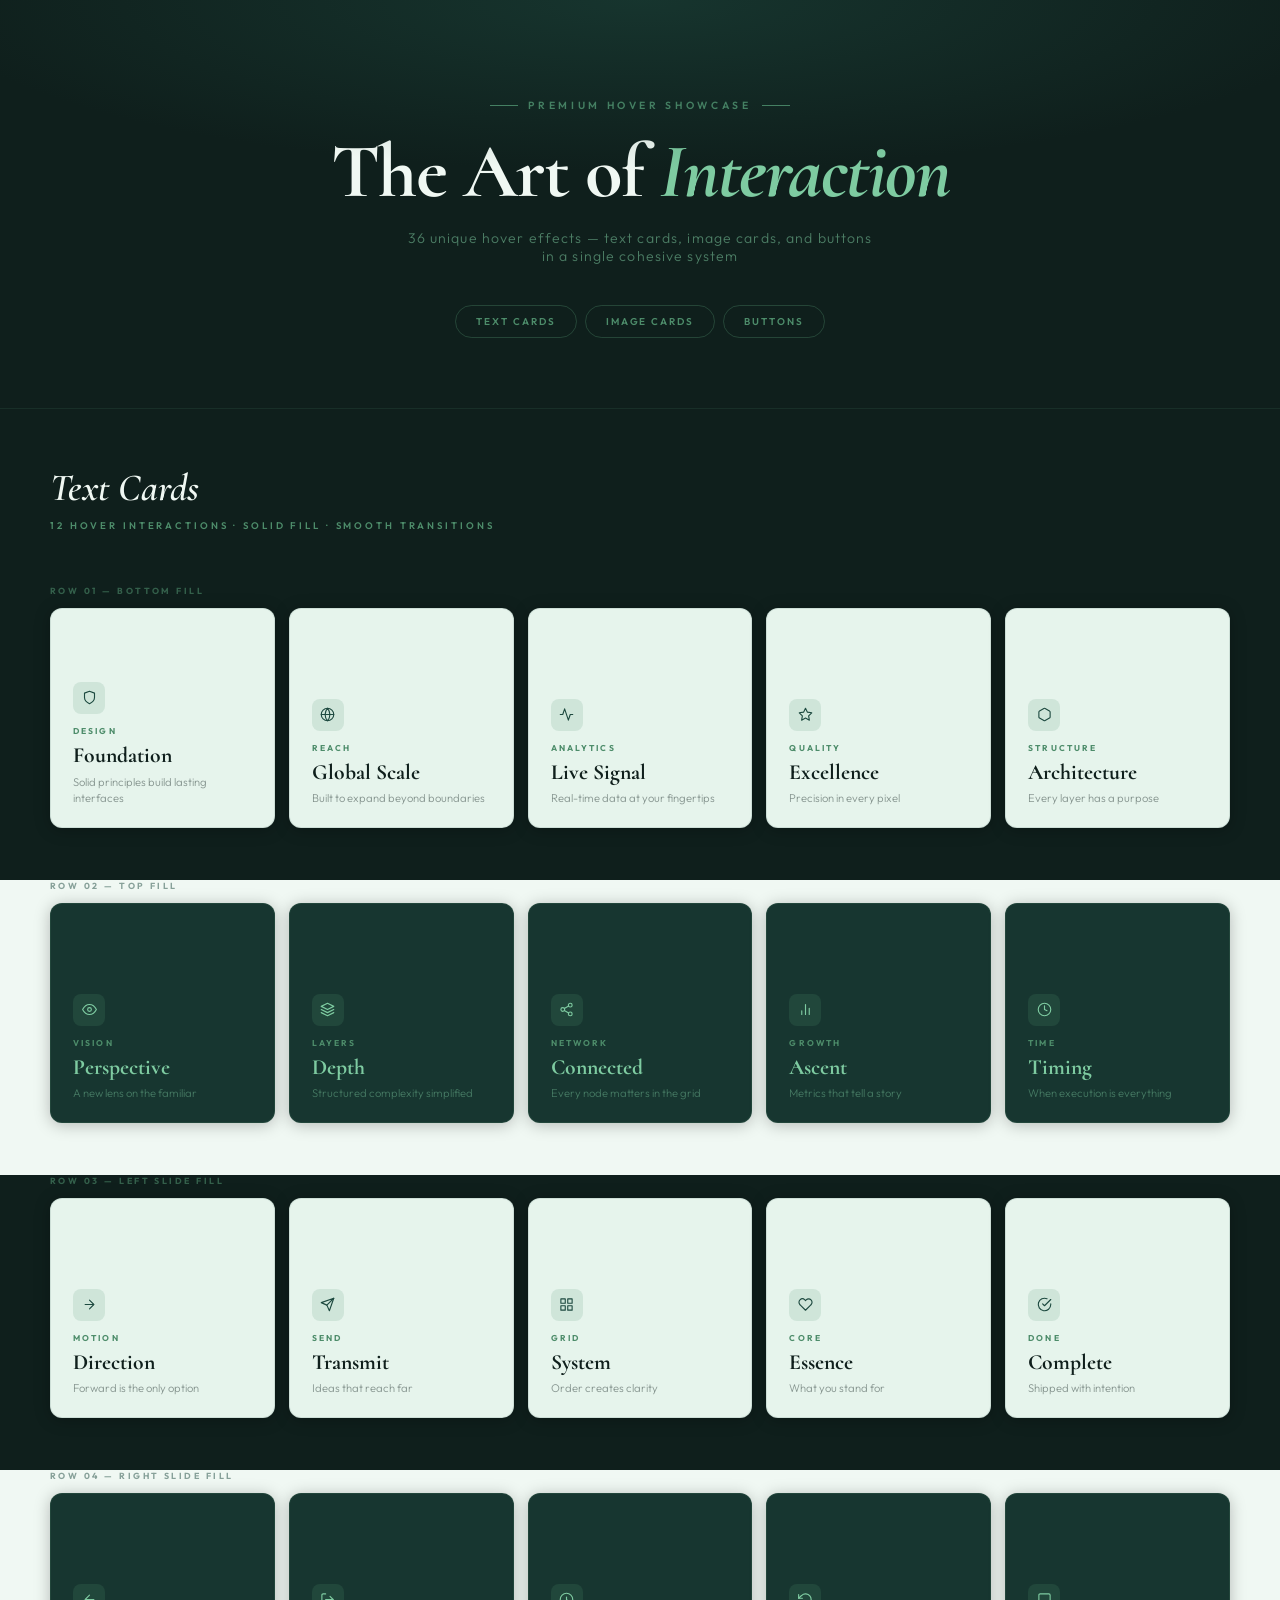
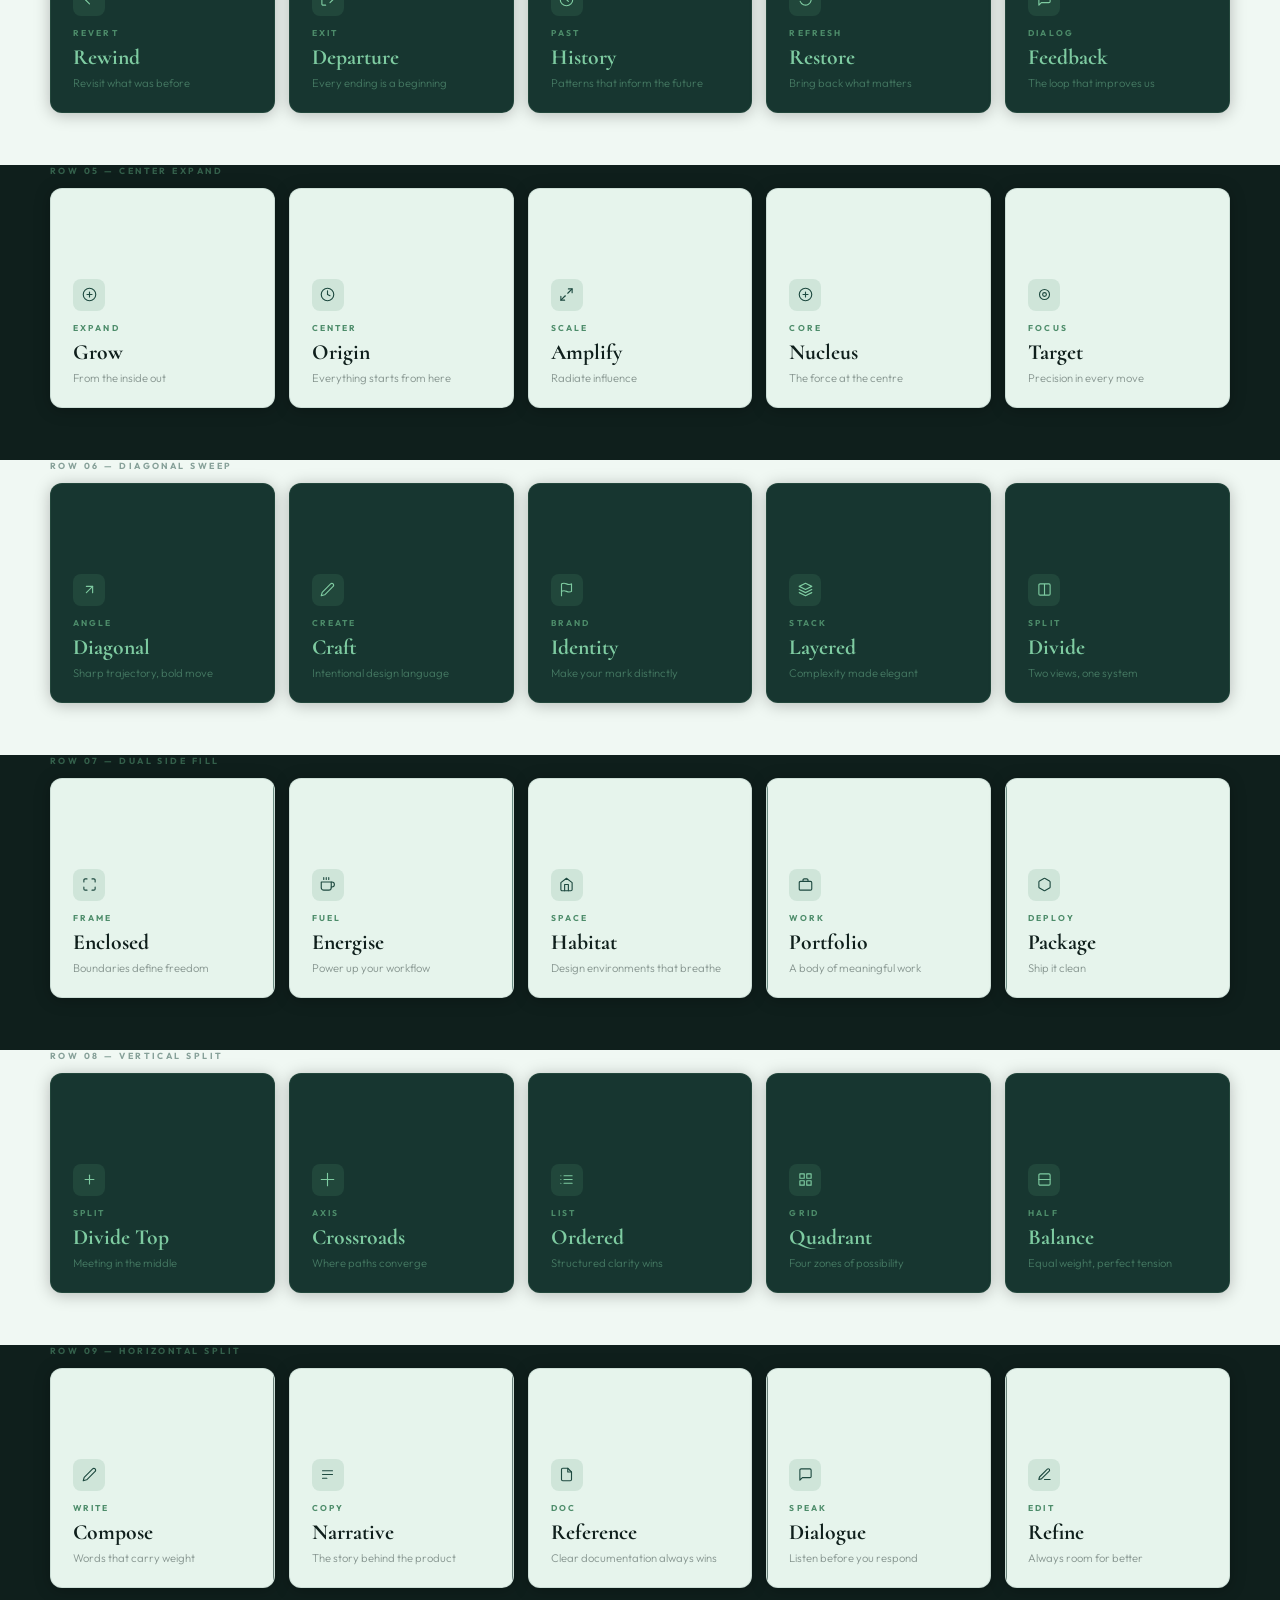
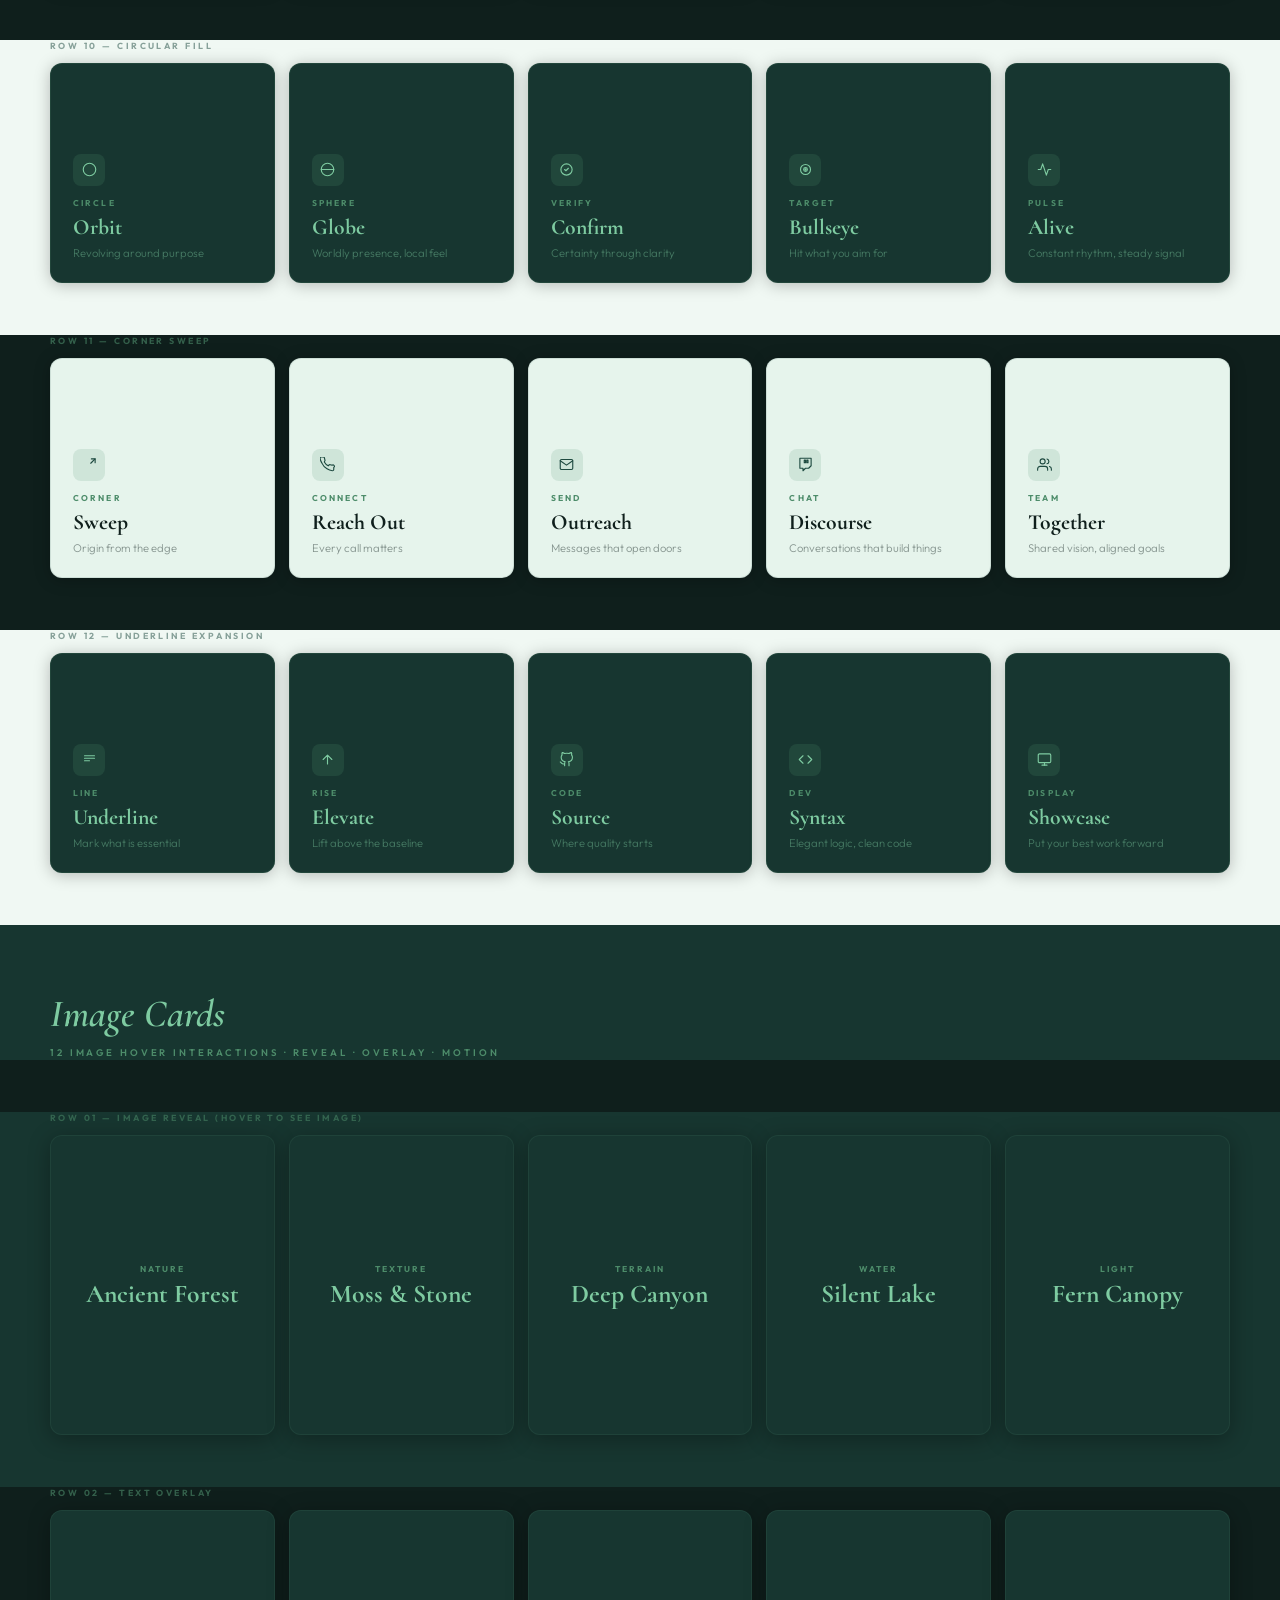
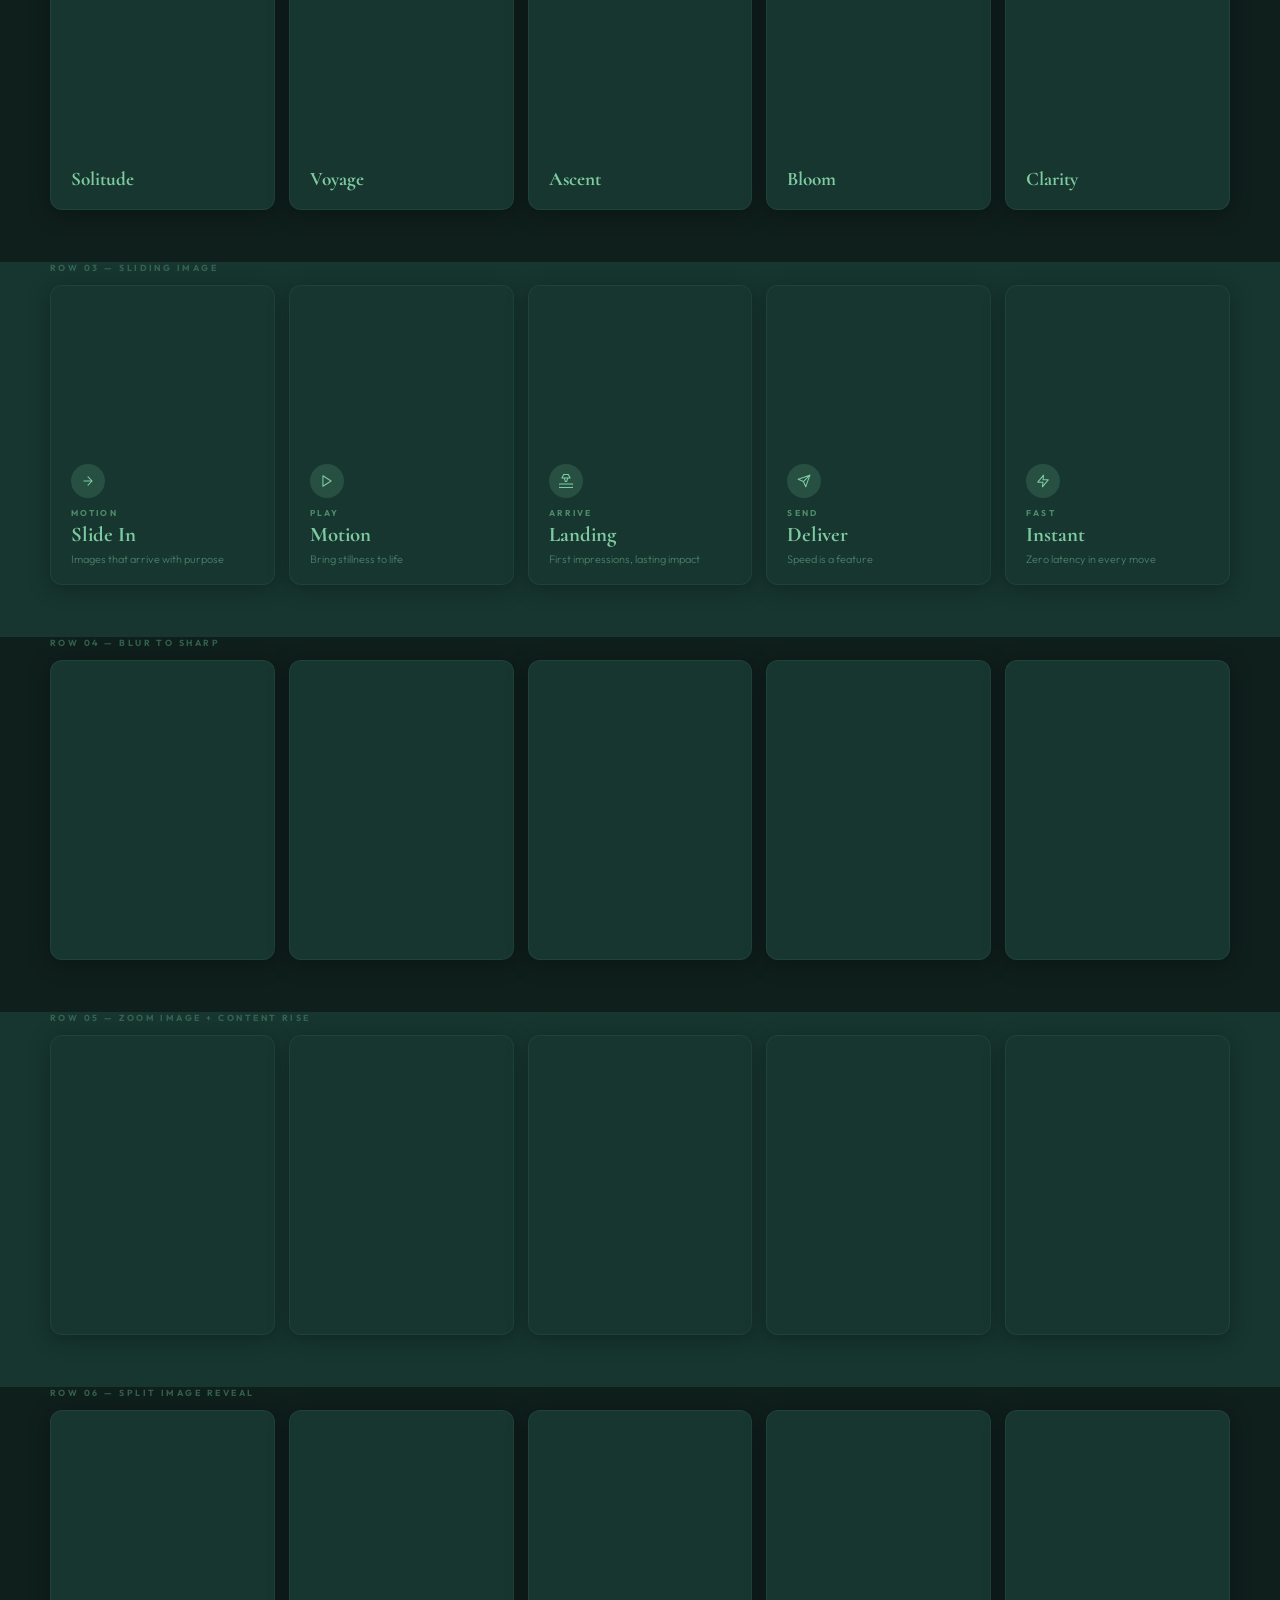
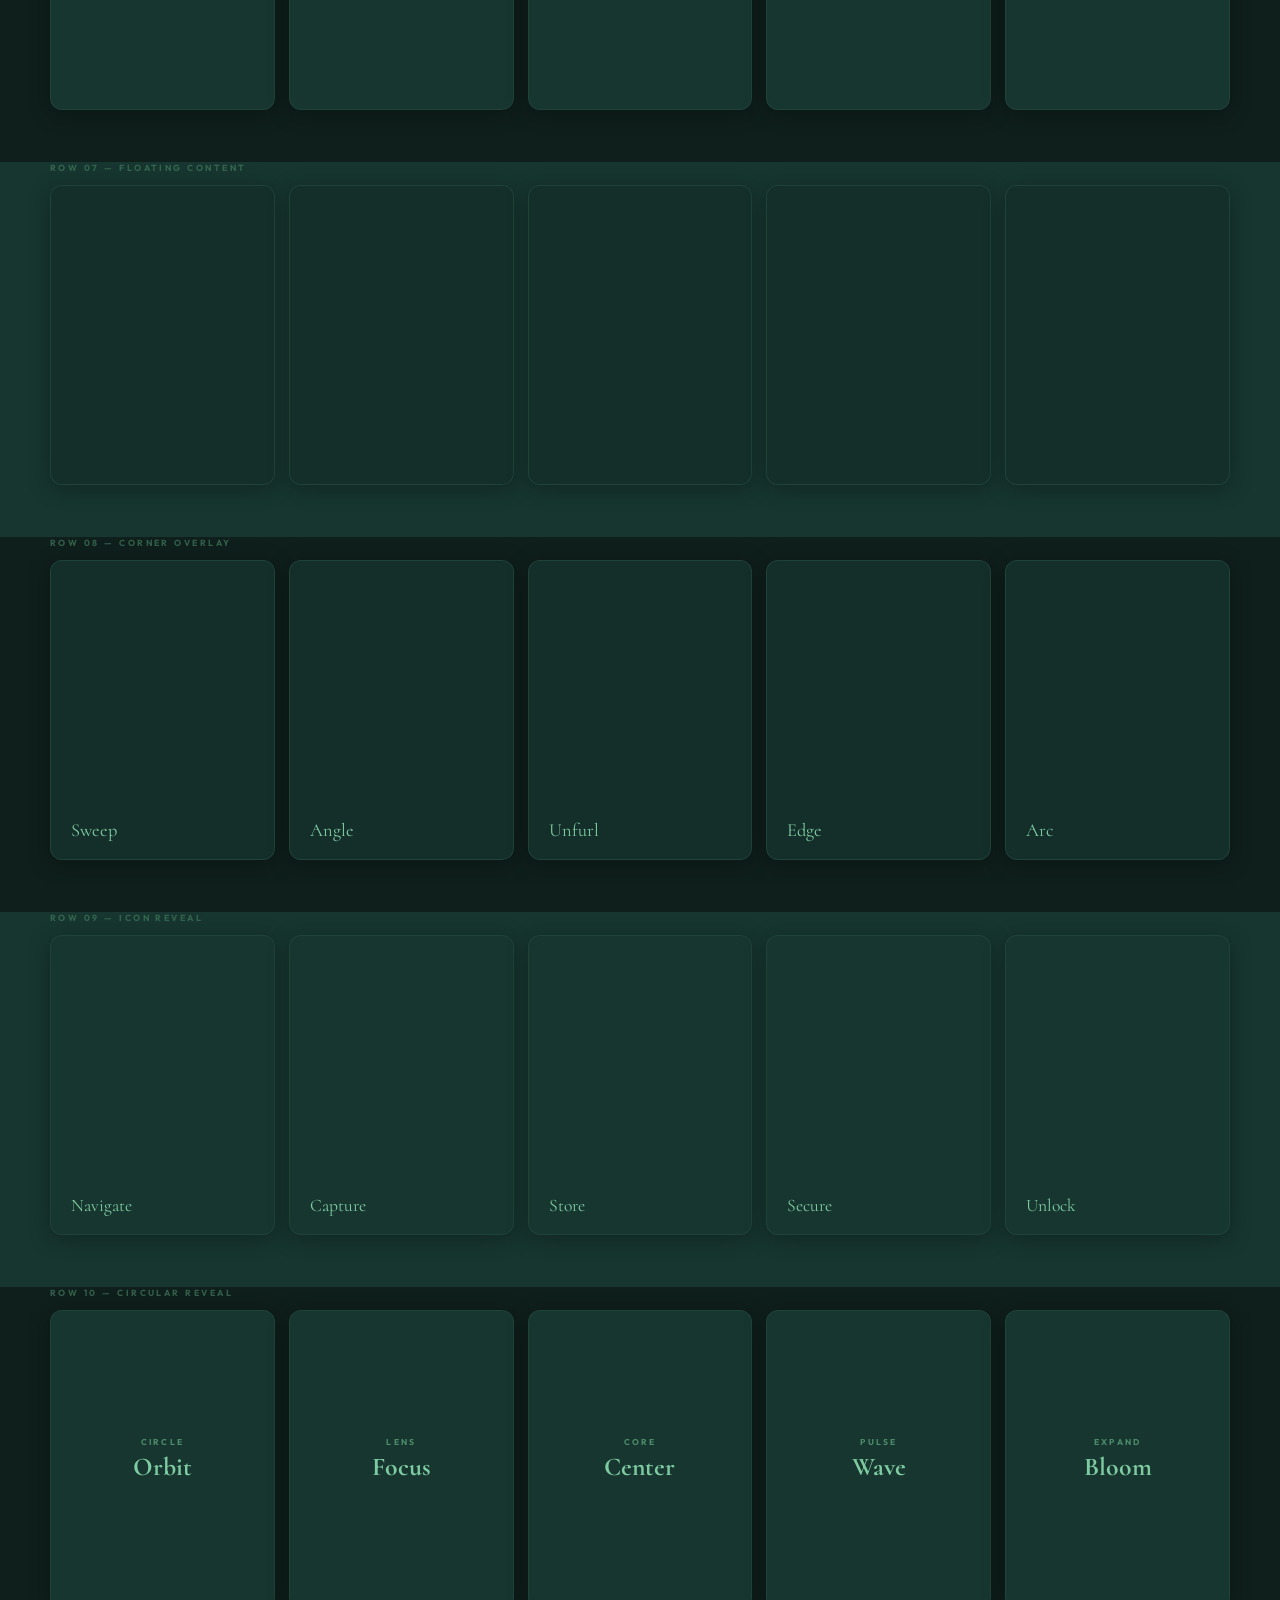
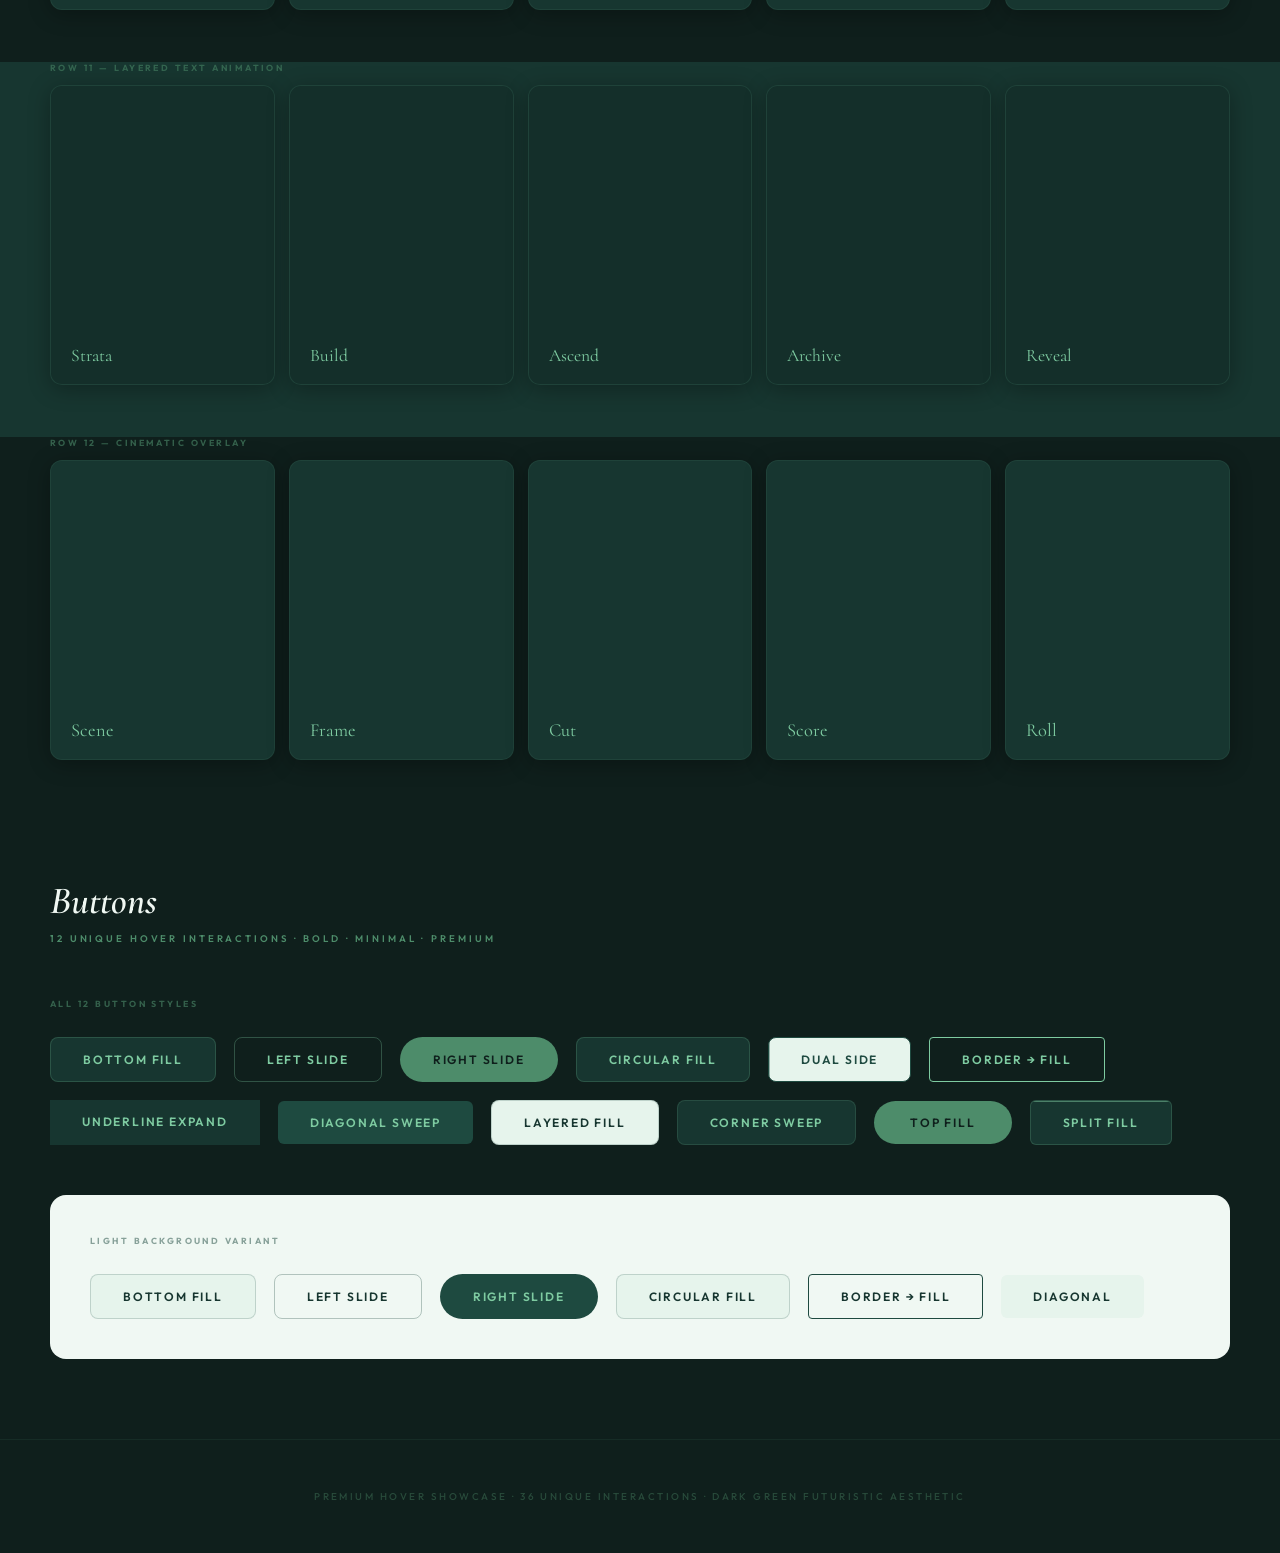
<file: hvereffct.html>
<!DOCTYPE html>
<html lang="en">
<head>
<meta charset="UTF-8">
<meta name="viewport" content="width=device-width, initial-scale=1.0">
<title>Premium Hover Showcase</title>
<link href="https://fonts.googleapis.com/css2?family=Cormorant:ital,wght@0,600;0,700;1,600&family=Outfit:wght@300;400;500;600;700&display=swap" rel="stylesheet">
<style>
/* ═══════════ TOKENS ═══════════ */
:root{
  --d1:#0f1f1c; --d2:#173630; --d3:#1e4a40;
  --a1:#4d8c6a; --a2:#7ecba1;
  --light:#e6f4ec; --lighter:#f0f8f3;
  --fd:'Cormorant',serif; --fb:'Outfit',sans-serif;
  --tr:0.5s cubic-bezier(.4,0,.2,1);
  --tr-fast:0.35s cubic-bezier(.4,0,.2,1);
  --r:12px;
}
*,*::before,*::after{box-sizing:border-box;margin:0;padding:0}
html{scroll-behavior:smooth}
body{background:var(--d1);font-family:var(--fb);color:var(--a2);overflow-x:hidden;min-width:1100px}

/* ── Scrollbar ── */
::-webkit-scrollbar{width:5px}
::-webkit-scrollbar-track{background:var(--d1)}
::-webkit-scrollbar-thumb{background:var(--d3);border-radius:3px}

/* ══════════════════════════════════════════════════════
   HERO
══════════════════════════════════════════════════════ */
.hero{
  text-align:center;padding:90px 40px 70px;
  border-bottom:1px solid rgba(77,140,106,.15);
  position:relative;overflow:hidden;
}
.hero::before{
  content:'';position:absolute;inset:0;
  background:radial-gradient(ellipse 80% 60% at 50% 0%, rgba(30,74,64,.5) 0%, transparent 70%);
  pointer-events:none;
}
.hero-eyebrow{
  font-size:.65rem;letter-spacing:.35em;text-transform:uppercase;
  color:var(--a1);font-weight:600;margin-bottom:22px;
  display:inline-flex;align-items:center;gap:10px;
}
.hero-eyebrow::before,.hero-eyebrow::after{
  content:'';display:block;width:28px;height:1px;background:var(--a1);
}
.hero h1{
  font-family:var(--fd);font-size:clamp(3rem,6vw,5.5rem);
  font-weight:700;color:var(--lighter);line-height:1;
  letter-spacing:-.02em;margin-bottom:18px;
}
.hero h1 em{font-style:italic;color:var(--a2)}
.hero p{
  font-size:.88rem;color:rgba(126,203,161,.55);letter-spacing:.08em;
  font-weight:300;max-width:480px;margin:0 auto;
}
.hero-nav{
  display:flex;gap:8px;justify-content:center;margin-top:40px;flex-wrap:wrap;
}
.hero-nav a{
  font-size:.62rem;letter-spacing:.2em;text-transform:uppercase;
  padding:9px 20px;border:1px solid rgba(77,140,106,.35);
  border-radius:40px;color:var(--a1);text-decoration:none;
  transition:all .3s;font-weight:600;
}
.hero-nav a:hover{background:var(--a1);color:var(--d1);border-color:var(--a1)}

/* ══════════════════════════════════════════════════════
   LAYOUT WRAPPERS
══════════════════════════════════════════════════════ */
.chapter{padding:70px 50px 0}
.chapter-hd{margin-bottom:52px}
.chapter-hd h2{
  font-family:var(--fd);font-size:2.4rem;font-weight:600;
  font-style:italic;color:var(--lighter);line-height:1;margin-bottom:6px;
}
.chapter-hd span{
  font-size:.6rem;letter-spacing:.3em;text-transform:uppercase;
  color:var(--a1);font-weight:600;
}
.section{padding:0 50px 56px}
.row-lbl{
  font-size:.55rem;letter-spacing:.28em;text-transform:uppercase;
  color:rgba(77,140,106,.6);margin-bottom:12px;font-weight:700;
}
.row{display:grid;grid-template-columns:repeat(5,1fr);gap:14px}

/* ── Section bg alternation ── */
.sec-dark{background:var(--d1)}
.sec-light{background:var(--lighter)}
.sec-light .chapter-hd h2{color:var(--d1)}
.sec-light .chapter-hd span{color:var(--a1)}
.sec-light .row-lbl{color:rgba(30,74,64,.5)}

/* ══════════════════════════════════════════════════════
   TEXT CARD BASE
══════════════════════════════════════════════════════ */
.tc{
  position:relative;height:220px;border-radius:var(--r);
  overflow:hidden;cursor:pointer;
  border:1px solid rgba(126,203,161,.1);
  box-shadow:0 2px 16px rgba(0,0,0,.25);
  transition:box-shadow var(--tr);
}
.tc:hover{box-shadow:0 6px 32px rgba(0,0,0,.4)}
.tc-fill{position:absolute;inset:0;z-index:2;pointer-events:none}
.tc-body{
  position:absolute;inset:0;z-index:4;
  display:flex;flex-direction:column;justify-content:flex-end;
  padding:24px 22px 20px;
}
.tc-ico{
  width:32px;height:32px;border-radius:8px;
  display:flex;align-items:center;justify-content:center;
  margin-bottom:12px;transition:background var(--tr),transform var(--tr);
}
.tc-ico svg{width:15px;height:15px;stroke-width:1.8;stroke-linecap:round;stroke-linejoin:round;fill:none}
.tc-tag{
  font-size:.53rem;letter-spacing:.25em;text-transform:uppercase;
  font-weight:700;margin-bottom:7px;
  transition:color var(--tr);
}
.tc-title{
  font-family:var(--fd);font-size:1.35rem;font-weight:700;
  line-height:1.15;transition:color var(--tr);
}
.tc-desc{
  font-size:.7rem;margin-top:6px;font-weight:300;
  line-height:1.5;transition:color var(--tr),opacity var(--tr);
}

/* Dark card defaults */
.tc.dk{background:var(--d2)}
.tc.dk .tc-tag{color:var(--a1)}
.tc.dk .tc-title{color:var(--a2)}
.tc.dk .tc-desc{color:rgba(126,203,161,.45)}
.tc.dk .tc-ico{background:rgba(77,140,106,.2)}
.tc.dk .tc-ico svg{stroke:var(--a2)}

/* Light card defaults */
.tc.lt{background:var(--light);border-color:rgba(30,74,64,.12)}
.tc.lt .tc-tag{color:var(--a1)}
.tc.lt .tc-title{color:var(--d1)}
.tc.lt .tc-desc{color:rgba(15,31,28,.45)}
.tc.lt .tc-ico{background:rgba(77,140,106,.15)}
.tc.lt .tc-ico svg{stroke:var(--d3)}

/* ──────── TEXT ROW 1 — Bottom-to-top fill ──────── */
.tr1 .tc-fill{background:var(--d3);clip-path:inset(100% 0 0 0);transition:clip-path var(--tr)}
.tr1 .tc:hover .tc-fill{clip-path:inset(0 0 0 0)}
.tr1 .tc.lt:hover .tc-tag,.tr1 .tc.lt:hover .tc-ico svg{color:var(--a2);stroke:var(--a2)}
.tr1 .tc.lt:hover .tc-title{color:var(--a2)}
.tr1 .tc.lt:hover .tc-desc{color:rgba(126,203,161,.6)}
.tr1 .tc.lt:hover .tc-ico{background:rgba(126,203,161,.15)}
.tr1 .tc.dk:hover .tc-title{color:var(--lighter)}
.tr1 .tc.dk:hover .tc-ico{background:rgba(126,203,161,.2)}

/* ──────── TEXT ROW 2 — Top-to-bottom fill ──────── */
.tr2 .tc-fill{background:var(--a2);clip-path:inset(0 0 100% 0);transition:clip-path var(--tr)}
.tr2 .tc:hover .tc-fill{clip-path:inset(0 0 0% 0)}
.tr2 .tc.dk:hover .tc-tag,.tr2 .tc.lt:hover .tc-tag{color:var(--d2)}
.tr2 .tc.dk:hover .tc-title,.tr2 .tc.lt:hover .tc-title{color:var(--d1)}
.tr2 .tc.dk:hover .tc-desc,.tr2 .tc.lt:hover .tc-desc{color:rgba(15,31,28,.55)}
.tr2 .tc:hover .tc-ico{background:rgba(15,31,28,.15)}
.tr2 .tc:hover .tc-ico svg{stroke:var(--d1)}

/* ──────── TEXT ROW 3 — Left-to-right fill ──────── */
.tr3 .tc-fill{background:var(--d3);clip-path:inset(0 100% 0 0);transition:clip-path var(--tr)}
.tr3 .tc:hover .tc-fill{clip-path:inset(0 0% 0 0)}
.tr3 .tc.lt:hover .tc-title,.tr3 .tc.lt:hover .tc-tag{color:var(--a2)}
.tr3 .tc.lt:hover .tc-desc{color:rgba(126,203,161,.55)}
.tr3 .tc.lt:hover .tc-ico svg{stroke:var(--a2)}
.tr3 .tc.lt:hover .tc-ico{background:rgba(126,203,161,.15)}
.tr3 .tc.dk:hover .tc-title{color:var(--lighter)}

/* ──────── TEXT ROW 4 — Right-to-left fill ──────── */
.tr4 .tc-fill{background:var(--a1);clip-path:inset(0 0 0 100%);transition:clip-path var(--tr)}
.tr4 .tc:hover .tc-fill{clip-path:inset(0 0 0 0%)}
.tr4 .tc:hover .tc-tag{color:var(--d1)}
.tr4 .tc:hover .tc-title{color:var(--d1)}
.tr4 .tc:hover .tc-desc{color:rgba(15,31,28,.6)}
.tr4 .tc:hover .tc-ico{background:rgba(15,31,28,.2)}
.tr4 .tc:hover .tc-ico svg{stroke:var(--d1)}

/* ──────── TEXT ROW 5 — Center expand ──────── */
.tr5 .tc-fill{
  background:var(--d2);border-radius:50%;
  width:0;height:0;top:50%;left:50%;
  transform:translate(-50%,-50%);
  transition:width .55s cubic-bezier(.4,0,.2,1),height .55s cubic-bezier(.4,0,.2,1);
}
.tr5 .tc:hover .tc-fill{width:220%;height:220%}
.tr5 .tc.lt:hover .tc-title{color:var(--a2)}
.tr5 .tc.lt:hover .tc-desc{color:rgba(126,203,161,.5)}
.tr5 .tc.lt:hover .tc-tag{color:var(--a1)}
.tr5 .tc.lt:hover .tc-ico svg{stroke:var(--a2)}
.tr5 .tc.lt:hover .tc-ico{background:rgba(126,203,161,.15)}
.tr5 .tc.dk:hover .tc-title{color:var(--lighter)}

/* ──────── TEXT ROW 6 — Diagonal sweep ──────── */
.tr6 .tc-fill{
  background:var(--a1);
  clip-path:polygon(0 100%,0 100%,0 100%);
  transition:clip-path .6s cubic-bezier(.4,0,.2,1);
}
.tr6 .tc:hover .tc-fill{clip-path:polygon(-5% 105%,105% -5%,105% 105%)}
.tr6 .tc:hover .tc-tag{color:var(--d1)}
.tr6 .tc:hover .tc-title{color:var(--d1)}
.tr6 .tc:hover .tc-desc{color:rgba(15,31,28,.6)}
.tr6 .tc:hover .tc-ico{background:rgba(15,31,28,.2)}
.tr6 .tc:hover .tc-ico svg{stroke:var(--d1)}

/* ──────── TEXT ROW 7 — Dual-side fill ──────── */
.tr7 .fill-l,.tr7 .fill-r{
  position:absolute;top:0;bottom:0;width:50%;z-index:2;
  background:var(--d3);pointer-events:none;
  transition:transform var(--tr);
}
.tr7 .fill-l{left:0;transform:translateX(-100%)}
.tr7 .fill-r{right:0;transform:translateX(100%)}
.tr7 .tc:hover .fill-l{transform:translateX(0)}
.tr7 .tc:hover .fill-r{transform:translateX(0)}
.tr7 .tc.lt:hover .tc-title{color:var(--a2)}
.tr7 .tc.lt:hover .tc-desc{color:rgba(126,203,161,.5)}
.tr7 .tc.lt:hover .tc-tag{color:var(--a1)}
.tr7 .tc.lt:hover .tc-ico svg{stroke:var(--a2)}
.tr7 .tc.lt:hover .tc-ico{background:rgba(126,203,161,.15)}
.tr7 .tc.dk:hover .tc-title{color:var(--lighter)}

/* ──────── TEXT ROW 8 — Vertical split ──────── */
.tr8 .fill-t,.tr8 .fill-b{
  position:absolute;left:0;right:0;height:50%;z-index:2;
  background:var(--a2);pointer-events:none;
  transition:transform var(--tr);
}
.tr8 .fill-t{top:0;transform:translateY(-100%)}
.tr8 .fill-b{bottom:0;transform:translateY(100%)}
.tr8 .tc:hover .fill-t{transform:translateY(0)}
.tr8 .tc:hover .fill-b{transform:translateY(0)}
.tr8 .tc:hover .tc-tag,.tr8 .tc:hover .tc-title,.tr8 .tc:hover .tc-desc{color:var(--d1)}
.tr8 .tc:hover .tc-ico{background:rgba(15,31,28,.15)}
.tr8 .tc:hover .tc-ico svg{stroke:var(--d1)}

/* ──────── TEXT ROW 9 — Horizontal split ──────── */
.tr9 .fill-hl,.tr9 .fill-hr{
  position:absolute;top:0;bottom:0;width:50%;z-index:2;
  background:var(--d2);pointer-events:none;
  transition:transform var(--tr);
}
.tr9 .fill-hl{left:0;transform:translateX(-100%)}
.tr9 .fill-hr{right:0;transform:translateX(100%)}
.tr9 .tc:hover .fill-hl{transform:translateX(0)}
.tr9 .tc:hover .fill-hr{transform:translateX(0)}
.tr9 .tc.lt:hover .tc-title{color:var(--a2)}
.tr9 .tc.lt:hover .tc-desc{color:rgba(126,203,161,.5)}
.tr9 .tc.lt:hover .tc-tag{color:var(--a1)}
.tr9 .tc.lt:hover .tc-ico svg{stroke:var(--a2)}
.tr9 .tc.lt:hover .tc-ico{background:rgba(126,203,161,.15)}
.tr9 .tc.dk:hover .tc-title{color:var(--lighter)}

/* ──────── TEXT ROW 10 — Circular fill ──────── */
.tr10 .tc-fill{
  background:radial-gradient(circle,var(--d3) 0%,var(--d2) 100%);
  border-radius:50%;width:0;height:0;
  top:50%;left:50%;transform:translate(-50%,-50%);
  transition:width .6s cubic-bezier(.4,0,.2,1),height .6s cubic-bezier(.4,0,.2,1);
}
.tr10 .tc:hover .tc-fill{width:230%;height:230%}
.tr10 .tc.lt:hover .tc-title{color:var(--a2)}
.tr10 .tc.lt:hover .tc-tag{color:var(--a1)}
.tr10 .tc.lt:hover .tc-desc{color:rgba(126,203,161,.5)}
.tr10 .tc.lt:hover .tc-ico svg{stroke:var(--a2)}
.tr10 .tc.lt:hover .tc-ico{background:rgba(126,203,161,.15)}
.tr10 .tc.dk:hover .tc-title{color:var(--lighter)}

/* ──────── TEXT ROW 11 — Corner sweep ──────── */
.tr11 .tc-fill{
  background:var(--a1);
  clip-path:polygon(100% 0,100% 0,100% 0);
  transition:clip-path .62s cubic-bezier(.4,0,.2,1);
}
.tr11 .tc:hover .tc-fill{clip-path:polygon(100% 0,-5% 0,-5% 110%,105% 110%)}
.tr11 .tc:hover .tc-tag{color:var(--d1)}
.tr11 .tc:hover .tc-title{color:var(--d1)}
.tr11 .tc:hover .tc-desc{color:rgba(15,31,28,.6)}
.tr11 .tc:hover .tc-ico{background:rgba(15,31,28,.2)}
.tr11 .tc:hover .tc-ico svg{stroke:var(--d1)}

/* ──────── TEXT ROW 12 — Underline expansion ──────── */
.tr12 .tc::after{
  content:'';position:absolute;bottom:0;left:0;right:0;
  height:3px;background:var(--a2);
  transform:scaleX(0);transform-origin:left;
  transition:transform var(--tr);z-index:5;
}
.tr12 .tc-fill{background:var(--d3);clip-path:inset(100% 0 0 0);transition:clip-path var(--tr)}
.tr12 .tc:hover::after{transform:scaleX(1)}
.tr12 .tc:hover .tc-fill{clip-path:inset(20% 0 0 0)}
.tr12 .tc.lt:hover .tc-title{color:var(--a2)}
.tr12 .tc.lt:hover .tc-tag{color:var(--a1)}
.tr12 .tc.lt:hover .tc-desc{color:rgba(126,203,161,.55)}
.tr12 .tc.lt:hover .tc-ico svg{stroke:var(--a2)}
.tr12 .tc.lt:hover .tc-ico{background:rgba(126,203,161,.15)}
.tr12 .tc.dk:hover .tc-title{color:var(--lighter)}
.tr12 .tc.dk:hover .tc-ico{background:rgba(126,203,161,.2)}

/* ══════════════════════════════════════════════════════
   IMAGE CARD BASE
══════════════════════════════════════════════════════ */
.ic{
  position:relative;height:300px;border-radius:var(--r);
  overflow:hidden;cursor:pointer;background:var(--d2);
  border:1px solid rgba(126,203,161,.08);
  box-shadow:0 4px 22px rgba(0,0,0,.3);
  transition:box-shadow var(--tr);
}
.ic:hover{box-shadow:0 8px 40px rgba(0,0,0,.5)}
.ic-img{
  position:absolute;inset:0;
  background-size:cover;background-position:center;
  transition:transform .55s cubic-bezier(.4,0,.2,1),filter .5s ease,opacity .5s ease;
}
.ic:hover .ic-img{transform:scale(1.06)}
.ic-fill{position:absolute;inset:0;z-index:2;pointer-events:none}
.ic-body{
  position:absolute;inset:0;z-index:4;
  display:flex;flex-direction:column;justify-content:flex-end;
  padding:22px 20px 18px;
}
.ic-tag{font-size:.53rem;letter-spacing:.25em;text-transform:uppercase;font-weight:700;color:var(--a1);margin-bottom:5px;transition:color var(--tr)}
.ic-title{font-family:var(--fd);font-size:1.3rem;font-weight:700;color:var(--a2);line-height:1.2;transition:color var(--tr)}
.ic-sub{font-size:.68rem;color:rgba(126,203,161,.5);margin-top:4px;font-weight:300;transition:color var(--tr)}
.ic-ico{
  width:34px;height:34px;border-radius:50%;
  background:rgba(77,140,106,.3);
  display:flex;align-items:center;justify-content:center;
  margin-bottom:10px;transition:background var(--tr),transform var(--tr);
}
.ic-ico svg{width:14px;height:14px;stroke:var(--a2);fill:none;stroke-width:1.8;stroke-linecap:round;stroke-linejoin:round;transition:stroke var(--tr)}

/* images */
.ia{background-image:url('https://images.unsplash.com/photo-1448375240586-882707db888b?w=700&q=80')}
.ib{background-image:url('https://images.unsplash.com/photo-1504701954957-2010ec3bcec1?w=700&q=80')}
.ic2{background-image:url('https://images.unsplash.com/photo-1469854523086-cc02fe5d8800?w=700&q=80')}
.id{background-image:url('https://images.unsplash.com/photo-1441974231531-c6227db76b6e?w=700&q=80')}
.ie{background-image:url('https://images.unsplash.com/photo-1518495973542-4542c06a5843?w=700&q=80')}
.if{background-image:url('https://images.unsplash.com/photo-1500534314209-a25ddb2bd429?w=700&q=80')}
.ig{background-image:url('https://images.unsplash.com/photo-1421789665209-c9b2a435e3dc?w=700&q=80')}
.ih{background-image:url('https://images.unsplash.com/photo-1470770841072-f978cf4d019e?w=700&q=80')}
.ii{background-image:url('https://images.unsplash.com/photo-1465146344425-f00d5f5c8f07?w=700&q=80')}
.ij{background-image:url('https://images.unsplash.com/photo-1426604966848-d7adac402bff?w=700&q=80')}

/* ──────── IMAGE ROW 1 — Image Reveal (text→image from bottom) ──────── */
.ir1 .ic-img{opacity:0;transform:translateY(15px) scale(1.08);transition:opacity .55s ease,transform .55s cubic-bezier(.4,0,.2,1)}
.ir1 .ic-fill{background:var(--d3);clip-path:inset(100% 0 0 0);transition:clip-path var(--tr)}
.ir1 .ic:hover .ic-fill{clip-path:inset(0 0 0 0)}
.ir1 .ic:hover .ic-img{opacity:1;transform:scale(1.04)}
.ir1 .ic:hover .ic-title{color:var(--a2)}
/* static text visible always */
.ir1 .ic-body{justify-content:center;align-items:center;text-align:center}
.ir1 .ic-title{font-size:1.6rem;color:var(--a2)}
.ir1 .ic:hover .ic-tag{color:var(--a1)}

/* ──────── IMAGE ROW 2 — Text Overlay (image→text top-down) ──────── */
.ir2 .ic-img{opacity:.9}
.ir2 .ic-fill{background:linear-gradient(180deg,var(--d3) 0%,var(--d2) 100%);clip-path:inset(0 0 100% 0);transition:clip-path var(--tr)}
.ir2 .ic:hover .ic-fill{clip-path:inset(0 0 0% 0)}
.ir2 .ic-body{opacity:0;transform:translateY(8px);transition:opacity .4s ease .15s,transform .4s ease .15s}
.ir2 .ic:hover .ic-body{opacity:1;transform:translateY(0)}
.ir2 .always-title{
  position:absolute;bottom:18px;left:20px;z-index:3;
  font-family:var(--fd);font-size:1.2rem;color:var(--a2);
  transition:opacity .3s;font-weight:700;
}
.ir2 .ic:hover .always-title{opacity:0}

/* ──────── IMAGE ROW 3 — Sliding Image (image slides from left) ──────── */
.ir3 .ic-img{transform:translateX(-100%);opacity:.85;transition:transform .55s cubic-bezier(.4,0,.2,1),opacity .4s}
.ir3 .ic:hover .ic-img{transform:translateX(0) scale(1.04);opacity:1}
.ir3 .ic-fill{background:rgba(15,31,28,.7);clip-path:inset(0 0 0 100%);transition:clip-path var(--tr) .05s}
.ir3 .ic:hover .ic-fill{clip-path:inset(0 0 0 0%)}
.ir3 .ic-body{transition:transform .4s}
.ir3 .ic:hover .ic-body{transform:translateY(-6px)}

/* ──────── IMAGE ROW 4 — Blur to Sharp ──────── */
.ir4 .ic-img{filter:blur(10px);transform:scale(1.12);opacity:.7;transition:filter .5s,transform .55s,opacity .4s}
.ir4 .ic:hover .ic-img{filter:blur(0);transform:scale(1.04);opacity:1}
.ir4 .ic-fill{
  background:rgba(14,31,28,.6);border-radius:50%;
  width:0;height:0;top:50%;left:50%;transform:translate(-50%,-50%);
  transition:width .5s cubic-bezier(.4,0,.2,1),height .5s;
}
.ir4 .ic:hover .ic-fill{width:210%;height:210%}
.ir4 .ic-body{opacity:0;transition:opacity .4s .15s}
.ir4 .ic:hover .ic-body{opacity:1}

/* ──────── IMAGE ROW 5 — Zoom with center expand ──────── */
.ir5 .ic-img{opacity:1}
.ir5 .ic-fill{background:rgba(14,31,28,.65);clip-path:inset(100% 0 0 0);transition:clip-path var(--tr)}
.ir5 .ic:hover .ic-fill{clip-path:inset(0 0 0 0)}
.ir5 .ic-body{transform:translateY(20px);opacity:0;transition:transform .4s .1s,opacity .4s .1s}
.ir5 .ic:hover .ic-body{transform:translateY(0);opacity:1}

/* ──────── IMAGE ROW 6 — Split Image Reveal ──────── */
.ir6 .img-l,.ir6 .img-r{
  position:absolute;inset:0;background-size:cover;background-position:center;
  transition:transform .55s cubic-bezier(.4,0,.2,1);z-index:1;
}
.ir6 .img-l{clip-path:inset(0 50% 0 0)}
.ir6 .img-r{clip-path:inset(0 0 0 50%)}
.ir6 .ic:hover .img-l{transform:translateX(-105%)}
.ir6 .ic:hover .img-r{transform:translateX(105%)}
.ir6 .ic-fill{background:var(--d3);clip-path:inset(0 100% 0 0);transition:clip-path var(--tr) .1s;z-index:2}
.ir6 .ic:hover .ic-fill{clip-path:inset(0 0% 0 0)}
.ir6 .ic-body{opacity:0;transition:opacity .4s .3s}
.ir6 .ic:hover .ic-body{opacity:1}

/* ──────── IMAGE ROW 7 — Floating Content ──────── */
.ir7 .ic-img{opacity:1}
.ir7 .ic-overlay{position:absolute;inset:0;z-index:1;background:rgba(15,31,28,.3);transition:background .4s}
.ir7 .ic:hover .ic-overlay{background:rgba(15,31,28,.0)}
.ir7 .ft-t,.ir7 .ft-b{
  position:absolute;left:0;right:0;z-index:2;background:rgba(14,31,28,.8);
  height:50%;pointer-events:none;transition:transform var(--tr);
}
.ir7 .ft-t{top:0;transform:translateY(-100%)}
.ir7 .ft-b{bottom:0;transform:translateY(100%)}
.ir7 .ic:hover .ft-t{transform:translateY(0)}
.ir7 .ic:hover .ft-b{transform:translateY(0)}
.ir7 .ic-body{opacity:0;transform:translateY(20px);transition:opacity .4s .12s,transform .4s .12s}
.ir7 .ic:hover .ic-body{opacity:1;transform:translateY(0)}

/* ──────── IMAGE ROW 8 — Corner Overlay ──────── */
.ir8 .ic-img{opacity:.85}
.ir8 .ic-img-overlay{position:absolute;inset:0;z-index:1;background:rgba(15,31,28,.3)}
.ir8 .ic-fill{
  background:var(--d3);
  clip-path:polygon(100% 100%,100% 100%,100% 100%);
  transition:clip-path .6s cubic-bezier(.4,0,.2,1);z-index:2;
}
.ir8 .ic:hover .ic-fill{clip-path:polygon(100% 100%,-5% -5%,-5% 105%,105% 105%)}
.ir8 .ic-body{opacity:0;transform:translateX(14px);transition:opacity .4s .18s,transform .4s .18s}
.ir8 .ic:hover .ic-body{opacity:1;transform:translateX(0)}
.ir8 .mini-t{
  position:absolute;z-index:3;bottom:18px;left:20px;
  font-family:var(--fd);font-size:1.15rem;color:var(--a2);transition:opacity .3s;
}
.ir8 .ic:hover .mini-t{opacity:0}

/* ──────── IMAGE ROW 9 — Icon Reveal ──────── */
.ir9 .ic-img{opacity:.9}
.ir9 .ic-fill{background:var(--d2);clip-path:inset(0 0 100% 0);transition:clip-path var(--tr)}
.ir9 .ic:hover .ic-fill{clip-path:inset(0 0 0% 0)}
.ir9 .ic-body{opacity:0;transition:opacity .4s .1s}
.ir9 .ic:hover .ic-body{opacity:1}
.ir9 .ic-ico{width:48px;height:48px;transform:scale(.6);transition:transform .4s .25s,background var(--tr)}
.ir9 .ic:hover .ic-ico{transform:scale(1)}
.ir9 .ic-ico svg{width:20px;height:20px}
.ir9 .mini-t{
  position:absolute;z-index:3;bottom:18px;left:20px;
  font-family:var(--fd);font-size:1.1rem;color:var(--a2);transition:opacity .3s;
}
.ir9 .ic:hover .mini-t{opacity:0}

/* ──────── IMAGE ROW 10 — Circular Image Reveal ──────── */
.ir10 .ic-img{clip-path:circle(0% at 50% 50%);transition:clip-path .6s cubic-bezier(.4,0,.2,1)}
.ir10 .ic:hover .ic-img{clip-path:circle(75% at 50% 50%)}
.ir10 .ic-fill{background:rgba(14,31,28,.6);clip-path:circle(0% at 50% 50%);transition:clip-path .6s cubic-bezier(.4,0,.2,1) .05s}
.ir10 .ic:hover .ic-fill{clip-path:circle(75% at 50% 50%)}
.ir10 .def-text{
  position:absolute;inset:0;z-index:3;
  display:flex;flex-direction:column;align-items:center;justify-content:center;
  text-align:center;padding:20px;transition:opacity .35s;
}
.ir10 .def-text .ic-title{font-size:1.6rem;text-align:center}
.ir10 .ic:hover .def-text{opacity:0}
.ir10 .ic-body{opacity:0;align-items:center;justify-content:center;text-align:center;transition:opacity .4s .25s}
.ir10 .ic:hover .ic-body{opacity:1}

/* ──────── IMAGE ROW 11 — Layered Text Animation ──────── */
.ir11 .ic-img{opacity:.85}
.ir11 .ic-img-ov{position:absolute;inset:0;z-index:1;background:rgba(15,31,28,.3)}
.ir11 .lyr1,.ir11 .lyr2,.ir11 .lyr3{
  position:absolute;left:0;right:0;z-index:2;
  clip-path:inset(100% 0 0 0);pointer-events:none;
  transition:clip-path .42s cubic-bezier(.4,0,.2,1);
}
.ir11 .lyr1{bottom:0;height:100%;background:rgba(30,74,64,.65);transition-delay:0s}
.ir11 .lyr2{bottom:0;height:65%;background:rgba(23,54,48,.8);transition-delay:.07s}
.ir11 .lyr3{bottom:0;height:42%;background:rgba(15,31,28,.95);transition-delay:.14s}
.ir11 .ic:hover .lyr1,.ir11 .ic:hover .lyr2,.ir11 .ic:hover .lyr3{clip-path:inset(0% 0 0 0)}
.ir11 .ic-body{opacity:0;transform:translateY(12px);transition:opacity .4s .3s,transform .4s .3s}
.ir11 .ic:hover .ic-body{opacity:1;transform:translateY(0)}
.ir11 .mini-t{
  position:absolute;z-index:3;bottom:18px;left:20px;
  font-family:var(--fd);font-size:1.1rem;color:var(--a2);transition:opacity .3s;
}
.ir11 .ic:hover .mini-t{opacity:0}

/* ──────── IMAGE ROW 12 — Cinematic Overlay ──────── */
.ir12 .ic-img{opacity:1;transition:transform .55s cubic-bezier(.4,0,.2,1),filter .5s}
.ir12 .ic:hover .ic-img{transform:scale(1.05);filter:brightness(.7)}
.ir12 .ic-fill{
  background:linear-gradient(0deg,rgba(15,31,28,.97) 0%,rgba(15,31,28,.5) 50%,transparent 100%);
  opacity:0;transition:opacity var(--tr);
}
.ir12 .ic:hover .ic-fill{opacity:1}
.ir12 .ic-body{transform:translateY(24px);opacity:0;transition:transform .45s .08s,opacity .4s .08s}
.ir12 .ic:hover .ic-body{transform:translateY(0);opacity:1}
.ir12 .ic-ico{transform:scale(.7) translateY(8px);opacity:0;transition:transform .4s .2s,opacity .4s .2s,background var(--tr)}
.ir12 .ic:hover .ic-ico{transform:scale(1) translateY(0);opacity:1}
.ir12 .mini-t{
  position:absolute;z-index:3;bottom:18px;left:20px;
  font-family:var(--fd);font-size:1.15rem;color:var(--a2);
  transition:opacity .3s,transform .3s;
}
.ir12 .ic:hover .mini-t{opacity:0;transform:translateY(-6px)}

/* ══════════════════════════════════════════════════════
   BUTTONS
══════════════════════════════════════════════════════ */
.btn-section{padding:0 50px 80px}
.btn-grid{display:flex;flex-wrap:wrap;gap:18px;align-items:center}

/* Base button */
.btn{
  position:relative;overflow:hidden;cursor:pointer;
  font-family:var(--fb);font-weight:600;font-size:.75rem;
  letter-spacing:.15em;text-transform:uppercase;
  padding:14px 32px;border-radius:8px;
  display:inline-flex;align-items:center;gap:8px;
  text-decoration:none;border:none;outline:none;
  transition:color var(--tr),border-color var(--tr),box-shadow var(--tr);
}
.btn .btn-fill{position:absolute;inset:0;z-index:0;pointer-events:none}
.btn span{position:relative;z-index:1;white-space:nowrap}

/* ── Button 1 — Bottom fill ── */
.b1{background:var(--d2);color:var(--a2);border:1px solid rgba(126,203,161,.2)}
.b1 .btn-fill{background:var(--a2);clip-path:inset(100% 0 0 0);transition:clip-path var(--tr)}
.b1:hover .btn-fill{clip-path:inset(0 0 0 0)}
.b1:hover{color:var(--d1)}

/* ── Button 2 — Left slide ── */
.b2{background:transparent;color:var(--a2);border:1px solid rgba(126,203,161,.3)}
.b2 .btn-fill{background:var(--d3);clip-path:inset(0 100% 0 0);transition:clip-path var(--tr)}
.b2:hover .btn-fill{clip-path:inset(0 0% 0 0)}
.b2:hover{color:var(--a2);border-color:var(--d3)}

/* ── Button 3 — Right slide ── */
.b3{background:var(--a1);color:var(--d1);border:1px solid transparent;border-radius:40px}
.b3 .btn-fill{background:var(--d1);clip-path:inset(0 0 0 100%);transition:clip-path var(--tr)}
.b3:hover .btn-fill{clip-path:inset(0 0 0 0%)}
.b3:hover{color:var(--a2)}

/* ── Button 4 — Circular fill ── */
.b4{background:var(--d2);color:var(--a2);border:1px solid rgba(126,203,161,.2)}
.b4 .btn-fill{
  background:var(--a1);border-radius:50%;
  width:0;height:0;top:50%;left:50%;transform:translate(-50%,-50%);
  transition:width .5s cubic-bezier(.4,0,.2,1),height .5s;
}
.b4:hover .btn-fill{width:220%;height:220%}
.b4:hover{color:var(--d1)}

/* ── Button 5 — Dual-side fill ── */
.b5{background:transparent;color:var(--d3);border:1.5px solid var(--d3);background:var(--light)}
.b5 .fill-bl,.b5 .fill-br{
  position:absolute;top:0;bottom:0;width:50%;z-index:0;
  background:var(--d3);transition:transform var(--tr);
}
.b5 .fill-bl{left:0;transform:translateX(-100%)}
.b5 .fill-br{right:0;transform:translateX(100%)}
.b5:hover .fill-bl{transform:translateX(0)}
.b5:hover .fill-br{transform:translateX(0)}
.b5:hover{color:var(--a2)}

/* ── Button 6 — Border to fill ── */
.b6{background:transparent;color:var(--a2);border:1.5px solid var(--a2);border-radius:4px}
.b6 .btn-fill{background:var(--a2);opacity:0;transition:opacity var(--tr)}
.b6:hover .btn-fill{opacity:1}
.b6:hover{color:var(--d1)}

/* ── Button 7 — Underline animation ── */
.b7{background:var(--d2);color:var(--a2);border:none;border-radius:0;padding-bottom:16px}
.b7::after{
  content:'';position:absolute;bottom:0;left:0;right:0;height:2px;
  background:var(--a2);transform:scaleX(0);transform-origin:left;
  transition:transform var(--tr);
}
.b7 .btn-fill{background:rgba(126,203,161,.08);clip-path:inset(100% 0 0 0);transition:clip-path var(--tr)}
.b7:hover::after{transform:scaleX(1)}
.b7:hover .btn-fill{clip-path:inset(0 0 0 0)}
.b7:hover{color:var(--a2)}

/* ── Button 8 — Diagonal sweep ── */
.b8{background:var(--d3);color:var(--a2);border:none;border-radius:6px}
.b8 .btn-fill{
  background:var(--a1);
  clip-path:polygon(0 100%,0 100%,0 100%);
  transition:clip-path .55s cubic-bezier(.4,0,.2,1);
}
.b8:hover .btn-fill{clip-path:polygon(-5% 105%,105% -5%,105% 105%)}
.b8:hover{color:var(--d1)}

/* ── Button 9 — Layered fill ── */
.b9{background:var(--light);color:var(--d2);border:1px solid rgba(30,74,64,.2);border-radius:8px}
.b9 .lyr-a,.b9 .lyr-b,.b9 .lyr-c{
  position:absolute;inset:0;z-index:0;
  clip-path:inset(100% 0 0 0);pointer-events:none;
}
.b9 .lyr-a{background:rgba(30,74,64,.4);transition:clip-path .38s cubic-bezier(.4,0,.2,1) 0s}
.b9 .lyr-b{background:rgba(23,54,48,.6);transition:clip-path .38s cubic-bezier(.4,0,.2,1) .07s}
.b9 .lyr-c{background:rgba(15,31,28,.9);transition:clip-path .38s cubic-bezier(.4,0,.2,1) .14s}
.b9:hover .lyr-a,.b9:hover .lyr-b,.b9:hover .lyr-c{clip-path:inset(0% 0 0 0)}
.b9:hover{color:var(--a2)}

/* ── Button 10 — Corner sweep ── */
.b10{background:var(--d2);color:var(--a2);border:1px solid rgba(126,203,161,.15);border-radius:8px}
.b10 .btn-fill{
  background:var(--a2);
  clip-path:polygon(100% 0,100% 0,100% 0);
  transition:clip-path .58s cubic-bezier(.4,0,.2,1);
}
.b10:hover .btn-fill{clip-path:polygon(100% 0,-5% 0,-5% 110%,105% 110%)}
.b10:hover{color:var(--d1)}

/* ── Button 11 — Top fill ── */
.b11{background:var(--a1);color:var(--d1);border:none;border-radius:40px;padding:14px 36px}
.b11 .btn-fill{background:var(--d1);clip-path:inset(0 0 100% 0);transition:clip-path var(--tr)}
.b11:hover .btn-fill{clip-path:inset(0 0 0% 0)}
.b11:hover{color:var(--a2)}

/* ── Button 12 — Split fill ── */
.b12{background:var(--d2);color:var(--a2);border:1px solid rgba(126,203,161,.2);border-radius:6px}
.b12 .split-t,.b12 .split-b{
  position:absolute;left:0;right:0;height:50%;z-index:0;
  background:var(--a2);transition:transform var(--tr);
}
.b12 .split-t{top:0;transform:translateY(-100%)}
.b12 .split-b{bottom:0;transform:translateY(100%)}
.b12:hover .split-t{transform:translateY(0)}
.b12:hover .split-b{transform:translateY(0)}
.b12:hover{color:var(--d1)}

/* ══════════════════════════════════════════════════════
   FOOTER
══════════════════════════════════════════════════════ */
.footer{
  text-align:center;padding:50px 40px;
  border-top:1px solid rgba(77,140,106,.12);
}
.footer p{font-size:.62rem;letter-spacing:.25em;text-transform:uppercase;color:rgba(77,140,106,.4);font-weight:500}

/* ══════════════════════════════════════════════════════
   SECTION BG OVERRIDE for image rows
══════════════════════════════════════════════════════ */
.sec-mid{background:var(--d2)}
.sec-mid .chapter-hd h2{color:var(--a2)}
.sec-mid .chapter-hd span{color:var(--a1)}
.sec-mid .row-lbl{color:rgba(77,140,106,.55)}

/* spacing between sections */
.section{padding:0 50px 52px}
.chapter{padding:60px 50px 0}
</style>
</head>
<body>

<!-- ══════════════ HERO ══════════════ -->
<header class="hero">
  <div class="hero-eyebrow">Premium Hover Showcase</div>
  <h1>The Art of <em>Interaction</em></h1>
  <p>36 unique hover effects — text cards, image cards, and buttons in a single cohesive system</p>
  <nav class="hero-nav">
    <a href="#text-cards">Text Cards</a>
    <a href="#image-cards">Image Cards</a>
    <a href="#buttons">Buttons</a>
  </nav>
</header>

<!-- ══════════════════════════════════════════
     TEXT-ONLY CARDS — 12 ROWS
══════════════════════════════════════════ -->
<div id="text-cards">

<!-- Chapter Header -->
<div class="chapter sec-dark">
  <div class="chapter-hd">
    <h2>Text Cards</h2>
    <span>12 hover interactions · solid fill · smooth transitions</span>
  </div>
</div>

<!-- ROW 1 — Bottom-to-top fill (dark bg, light cards) -->
<div class="section sec-dark">
  <div class="row-lbl">Row 01 — Bottom Fill</div>
  <div class="row tr1">
    <div class="tc lt"><div class="tc-fill"></div><div class="tc-body"><div class="tc-ico"><svg viewBox="0 0 24 24"><path d="M12 22s8-4 8-10V5l-8-3-8 3v7c0 6 8 10 8 10z"/></svg></div><div class="tc-tag">Design</div><div class="tc-title">Foundation</div><div class="tc-desc">Solid principles build lasting interfaces</div></div></div>
    <div class="tc lt"><div class="tc-fill"></div><div class="tc-body"><div class="tc-ico"><svg viewBox="0 0 24 24"><circle cx="12" cy="12" r="10"/><line x1="2" y1="12" x2="22" y2="12"/><path d="M12 2a15 15 0 010 20M12 2a15 15 0 000 20"/></svg></div><div class="tc-tag">Reach</div><div class="tc-title">Global Scale</div><div class="tc-desc">Built to expand beyond boundaries</div></div></div>
    <div class="tc lt"><div class="tc-fill"></div><div class="tc-body"><div class="tc-ico"><svg viewBox="0 0 24 24"><polyline points="22 12 18 12 15 21 9 3 6 12 2 12"/></svg></div><div class="tc-tag">Analytics</div><div class="tc-title">Live Signal</div><div class="tc-desc">Real-time data at your fingertips</div></div></div>
    <div class="tc lt"><div class="tc-fill"></div><div class="tc-body"><div class="tc-ico"><svg viewBox="0 0 24 24"><polygon points="12 2 15.09 8.26 22 9.27 17 14.14 18.18 21.02 12 17.77 5.82 21.02 7 14.14 2 9.27 8.91 8.26 12 2"/></svg></div><div class="tc-tag">Quality</div><div class="tc-title">Excellence</div><div class="tc-desc">Precision in every pixel</div></div></div>
    <div class="tc lt"><div class="tc-fill"></div><div class="tc-body"><div class="tc-ico"><svg viewBox="0 0 24 24"><path d="M21 16V8a2 2 0 00-1-1.73l-7-4a2 2 0 00-2 0l-7 4A2 2 0 003 8v8a2 2 0 001 1.73l7 4a2 2 0 002 0l7-4A2 2 0 0021 16z"/></svg></div><div class="tc-tag">Structure</div><div class="tc-title">Architecture</div><div class="tc-desc">Every layer has a purpose</div></div></div>
  </div>
</div>

<!-- ROW 2 — Top-to-bottom fill (light bg, dark cards) -->
<div class="section sec-light">
  <div class="row-lbl">Row 02 — Top Fill</div>
  <div class="row tr2">
    <div class="tc dk"><div class="tc-fill"></div><div class="tc-body"><div class="tc-ico"><svg viewBox="0 0 24 24"><path d="M1 12s4-8 11-8 11 8 11 8-4 8-11 8-11-8-11-8z"/><circle cx="12" cy="12" r="3"/></svg></div><div class="tc-tag">Vision</div><div class="tc-title">Perspective</div><div class="tc-desc">A new lens on the familiar</div></div></div>
    <div class="tc dk"><div class="tc-fill"></div><div class="tc-body"><div class="tc-ico"><svg viewBox="0 0 24 24"><path d="M12 2L2 7l10 5 10-5-10-5zM2 17l10 5 10-5M2 12l10 5 10-5"/></svg></div><div class="tc-tag">Layers</div><div class="tc-title">Depth</div><div class="tc-desc">Structured complexity simplified</div></div></div>
    <div class="tc dk"><div class="tc-fill"></div><div class="tc-body"><div class="tc-ico"><svg viewBox="0 0 24 24"><circle cx="18" cy="5" r="3"/><circle cx="6" cy="12" r="3"/><circle cx="18" cy="19" r="3"/><line x1="8.59" y1="13.51" x2="15.42" y2="17.49"/><line x1="15.41" y1="6.51" x2="8.59" y2="10.49"/></svg></div><div class="tc-tag">Network</div><div class="tc-title">Connected</div><div class="tc-desc">Every node matters in the grid</div></div></div>
    <div class="tc dk"><div class="tc-fill"></div><div class="tc-body"><div class="tc-ico"><svg viewBox="0 0 24 24"><path d="M18 20V10M12 20V4M6 20v-6"/></svg></div><div class="tc-tag">Growth</div><div class="tc-title">Ascent</div><div class="tc-desc">Metrics that tell a story</div></div></div>
    <div class="tc dk"><div class="tc-fill"></div><div class="tc-body"><div class="tc-ico"><svg viewBox="0 0 24 24"><circle cx="12" cy="12" r="10"/><polyline points="12 6 12 12 16 14"/></svg></div><div class="tc-tag">Time</div><div class="tc-title">Timing</div><div class="tc-desc">When execution is everything</div></div></div>
  </div>
</div>

<!-- ROW 3 — Left-to-right fill (dark bg) -->
<div class="section sec-dark">
  <div class="row-lbl">Row 03 — Left Slide Fill</div>
  <div class="row tr3">
    <div class="tc lt"><div class="tc-fill"></div><div class="tc-body"><div class="tc-ico"><svg viewBox="0 0 24 24"><path d="M5 12h14M12 5l7 7-7 7"/></svg></div><div class="tc-tag">Motion</div><div class="tc-title">Direction</div><div class="tc-desc">Forward is the only option</div></div></div>
    <div class="tc lt"><div class="tc-fill"></div><div class="tc-body"><div class="tc-ico"><svg viewBox="0 0 24 24"><line x1="22" y1="2" x2="11" y2="13"/><polygon points="22 2 15 22 11 13 2 9 22 2"/></svg></div><div class="tc-tag">Send</div><div class="tc-title">Transmit</div><div class="tc-desc">Ideas that reach far</div></div></div>
    <div class="tc lt"><div class="tc-fill"></div><div class="tc-body"><div class="tc-ico"><svg viewBox="0 0 24 24"><rect x="3" y="3" width="7" height="7"/><rect x="14" y="3" width="7" height="7"/><rect x="14" y="14" width="7" height="7"/><rect x="3" y="14" width="7" height="7"/></svg></div><div class="tc-tag">Grid</div><div class="tc-title">System</div><div class="tc-desc">Order creates clarity</div></div></div>
    <div class="tc lt"><div class="tc-fill"></div><div class="tc-body"><div class="tc-ico"><svg viewBox="0 0 24 24"><path d="M20.84 4.61a5.5 5.5 0 00-7.78 0L12 5.67l-1.06-1.06a5.5 5.5 0 00-7.78 7.78l1.06 1.06L12 21.23l7.78-7.78 1.06-1.06a5.5 5.5 0 000-7.78z"/></svg></div><div class="tc-tag">Core</div><div class="tc-title">Essence</div><div class="tc-desc">What you stand for</div></div></div>
    <div class="tc lt"><div class="tc-fill"></div><div class="tc-body"><div class="tc-ico"><svg viewBox="0 0 24 24"><path d="M22 11.08V12a10 10 0 11-5.93-9.14"/><polyline points="22 4 12 14.01 9 11.01"/></svg></div><div class="tc-tag">Done</div><div class="tc-title">Complete</div><div class="tc-desc">Shipped with intention</div></div></div>
  </div>
</div>

<!-- ROW 4 — Right-to-left fill (light bg) -->
<div class="section sec-light">
  <div class="row-lbl">Row 04 — Right Slide Fill</div>
  <div class="row tr4">
    <div class="tc dk"><div class="tc-fill"></div><div class="tc-body"><div class="tc-ico"><svg viewBox="0 0 24 24"><path d="M19 12H5M12 19l-7-7 7-7"/></svg></div><div class="tc-tag">Revert</div><div class="tc-title">Rewind</div><div class="tc-desc">Revisit what was before</div></div></div>
    <div class="tc dk"><div class="tc-fill"></div><div class="tc-body"><div class="tc-ico"><svg viewBox="0 0 24 24"><path d="M9 21H5a2 2 0 01-2-2V5a2 2 0 012-2h4"/><polyline points="16 17 21 12 16 7"/><line x1="21" y1="12" x2="9" y2="12"/></svg></div><div class="tc-tag">Exit</div><div class="tc-title">Departure</div><div class="tc-desc">Every ending is a beginning</div></div></div>
    <div class="tc dk"><div class="tc-fill"></div><div class="tc-body"><div class="tc-ico"><svg viewBox="0 0 24 24"><circle cx="12" cy="12" r="10"/><path d="M12 8v4l3 3"/></svg></div><div class="tc-tag">Past</div><div class="tc-title">History</div><div class="tc-desc">Patterns that inform the future</div></div></div>
    <div class="tc dk"><div class="tc-fill"></div><div class="tc-body"><div class="tc-ico"><svg viewBox="0 0 24 24"><polyline points="1 4 1 10 7 10"/><path d="M3.51 15a9 9 0 102.13-9.36L1 10"/></svg></div><div class="tc-tag">Refresh</div><div class="tc-title">Restore</div><div class="tc-desc">Bring back what matters</div></div></div>
    <div class="tc dk"><div class="tc-fill"></div><div class="tc-body"><div class="tc-ico"><svg viewBox="0 0 24 24"><path d="M21 15a2 2 0 01-2 2H7l-4 4V5a2 2 0 012-2h14a2 2 0 012 2z"/></svg></div><div class="tc-tag">Dialog</div><div class="tc-title">Feedback</div><div class="tc-desc">The loop that improves us</div></div></div>
  </div>
</div>

<!-- ROW 5 — Center expand (dark bg) -->
<div class="section sec-dark">
  <div class="row-lbl">Row 05 — Center Expand</div>
  <div class="row tr5">
    <div class="tc lt"><div class="tc-fill"></div><div class="tc-body"><div class="tc-ico"><svg viewBox="0 0 24 24"><circle cx="12" cy="12" r="10"/><line x1="12" y1="8" x2="12" y2="16"/><line x1="8" y1="12" x2="16" y2="12"/></svg></div><div class="tc-tag">Expand</div><div class="tc-title">Grow</div><div class="tc-desc">From the inside out</div></div></div>
    <div class="tc lt"><div class="tc-fill"></div><div class="tc-body"><div class="tc-ico"><svg viewBox="0 0 24 24"><path d="M12 2a10 10 0 110 20A10 10 0 0112 2z"/><path d="M12 6v6l4 2"/></svg></div><div class="tc-tag">Center</div><div class="tc-title">Origin</div><div class="tc-desc">Everything starts from here</div></div></div>
    <div class="tc lt"><div class="tc-fill"></div><div class="tc-body"><div class="tc-ico"><svg viewBox="0 0 24 24"><polyline points="15 3 21 3 21 9"/><polyline points="9 21 3 21 3 15"/><line x1="21" y1="3" x2="14" y2="10"/><line x1="3" y1="21" x2="10" y2="14"/></svg></div><div class="tc-tag">Scale</div><div class="tc-title">Amplify</div><div class="tc-desc">Radiate influence</div></div></div>
    <div class="tc lt"><div class="tc-fill"></div><div class="tc-body"><div class="tc-ico"><svg viewBox="0 0 24 24"><path d="M12 22c5.523 0 10-4.477 10-10S17.523 2 12 2 2 6.477 2 12s4.477 10 10 10z"/><path d="M8 12h8M12 8v8"/></svg></div><div class="tc-tag">Core</div><div class="tc-title">Nucleus</div><div class="tc-desc">The force at the centre</div></div></div>
    <div class="tc lt"><div class="tc-fill"></div><div class="tc-body"><div class="tc-ico"><svg viewBox="0 0 24 24"><circle cx="12" cy="12" r="3"/><circle cx="12" cy="12" r="8"/></svg></div><div class="tc-tag">Focus</div><div class="tc-title">Target</div><div class="tc-desc">Precision in every move</div></div></div>
  </div>
</div>

<!-- ROW 6 — Diagonal sweep (light bg) -->
<div class="section sec-light">
  <div class="row-lbl">Row 06 — Diagonal Sweep</div>
  <div class="row tr6">
    <div class="tc dk"><div class="tc-fill"></div><div class="tc-body"><div class="tc-ico"><svg viewBox="0 0 24 24"><line x1="7" y1="17" x2="17" y2="7"/><polyline points="7 7 17 7 17 17"/></svg></div><div class="tc-tag">Angle</div><div class="tc-title">Diagonal</div><div class="tc-desc">Sharp trajectory, bold move</div></div></div>
    <div class="tc dk"><div class="tc-fill"></div><div class="tc-body"><div class="tc-ico"><svg viewBox="0 0 24 24"><path d="M17 3a2.828 2.828 0 114 4L7.5 20.5 2 22l1.5-5.5L17 3z"/></svg></div><div class="tc-tag">Create</div><div class="tc-title">Craft</div><div class="tc-desc">Intentional design language</div></div></div>
    <div class="tc dk"><div class="tc-fill"></div><div class="tc-body"><div class="tc-ico"><svg viewBox="0 0 24 24"><path d="M4 15s1-1 4-1 5 2 8 2 4-1 4-1V3s-1 1-4 1-5-2-8-2-4 1-4 1z"/><line x1="4" y1="22" x2="4" y2="15"/></svg></div><div class="tc-tag">Brand</div><div class="tc-title">Identity</div><div class="tc-desc">Make your mark distinctly</div></div></div>
    <div class="tc dk"><div class="tc-fill"></div><div class="tc-body"><div class="tc-ico"><svg viewBox="0 0 24 24"><polygon points="12 2 2 7 12 12 22 7 12 2"/><polyline points="2 17 12 22 22 17"/><polyline points="2 12 12 17 22 12"/></svg></div><div class="tc-tag">Stack</div><div class="tc-title">Layered</div><div class="tc-desc">Complexity made elegant</div></div></div>
    <div class="tc dk"><div class="tc-fill"></div><div class="tc-body"><div class="tc-ico"><svg viewBox="0 0 24 24"><path d="M12 3h7a2 2 0 012 2v14a2 2 0 01-2 2h-7m0-18H5a2 2 0 00-2 2v14a2 2 0 002 2h7m0-18v18"/></svg></div><div class="tc-tag">Split</div><div class="tc-title">Divide</div><div class="tc-desc">Two views, one system</div></div></div>
  </div>
</div>

<!-- ROW 7 — Dual-side fill (dark bg) -->
<div class="section sec-dark">
  <div class="row-lbl">Row 07 — Dual Side Fill</div>
  <div class="row tr7">
    <div class="tc lt"><div class="fill-l"></div><div class="fill-r"></div><div class="tc-body"><div class="tc-ico"><svg viewBox="0 0 24 24"><path d="M8 3H5a2 2 0 00-2 2v3m18 0V5a2 2 0 00-2-2h-3m0 18h3a2 2 0 002-2v-3M3 16v3a2 2 0 002 2h3"/></svg></div><div class="tc-tag">Frame</div><div class="tc-title">Enclosed</div><div class="tc-desc">Boundaries define freedom</div></div></div>
    <div class="tc lt"><div class="fill-l"></div><div class="fill-r"></div><div class="tc-body"><div class="tc-ico"><svg viewBox="0 0 24 24"><path d="M18 8h1a4 4 0 010 8h-1"/><path d="M2 8h16v9a4 4 0 01-4 4H6a4 4 0 01-4-4V8z"/><line x1="6" y1="1" x2="6" y2="4"/><line x1="10" y1="1" x2="10" y2="4"/><line x1="14" y1="1" x2="14" y2="4"/></svg></div><div class="tc-tag">Fuel</div><div class="tc-title">Energise</div><div class="tc-desc">Power up your workflow</div></div></div>
    <div class="tc lt"><div class="fill-l"></div><div class="fill-r"></div><div class="tc-body"><div class="tc-ico"><svg viewBox="0 0 24 24"><path d="M3 9l9-7 9 7v11a2 2 0 01-2 2H5a2 2 0 01-2-2z"/><polyline points="9 22 9 12 15 12 15 22"/></svg></div><div class="tc-tag">Space</div><div class="tc-title">Habitat</div><div class="tc-desc">Design environments that breathe</div></div></div>
    <div class="tc lt"><div class="fill-l"></div><div class="fill-r"></div><div class="tc-body"><div class="tc-ico"><svg viewBox="0 0 24 24"><rect x="2" y="7" width="20" height="14" rx="2"/><path d="M16 7V5a2 2 0 00-2-2h-4a2 2 0 00-2 2v2"/></svg></div><div class="tc-tag">Work</div><div class="tc-title">Portfolio</div><div class="tc-desc">A body of meaningful work</div></div></div>
    <div class="tc lt"><div class="fill-l"></div><div class="fill-r"></div><div class="tc-body"><div class="tc-ico"><svg viewBox="0 0 24 24"><path d="M21 16V8a2 2 0 00-1-1.73l-7-4a2 2 0 00-2 0l-7 4A2 2 0 003 8v8a2 2 0 001 1.73l7 4a2 2 0 002 0l7-4A2 2 0 0021 16z"/></svg></div><div class="tc-tag">Deploy</div><div class="tc-title">Package</div><div class="tc-desc">Ship it clean</div></div></div>
  </div>
</div>

<!-- ROW 8 — Vertical split (light bg) -->
<div class="section sec-light">
  <div class="row-lbl">Row 08 — Vertical Split</div>
  <div class="row tr8">
    <div class="tc dk"><div class="fill-t"></div><div class="fill-b"></div><div class="tc-body"><div class="tc-ico"><svg viewBox="0 0 24 24"><line x1="12" y1="5" x2="12" y2="19"/><line x1="5" y1="12" x2="19" y2="12"/></svg></div><div class="tc-tag">Split</div><div class="tc-title">Divide Top</div><div class="tc-desc">Meeting in the middle</div></div></div>
    <div class="tc dk"><div class="fill-t"></div><div class="fill-b"></div><div class="tc-body"><div class="tc-ico"><svg viewBox="0 0 24 24"><path d="M12 2v20M2 12h20"/></svg></div><div class="tc-tag">Axis</div><div class="tc-title">Crossroads</div><div class="tc-desc">Where paths converge</div></div></div>
    <div class="tc dk"><div class="fill-t"></div><div class="fill-b"></div><div class="tc-body"><div class="tc-ico"><svg viewBox="0 0 24 24"><path d="M8 6h13M8 12h13M8 18h13M3 6h.01M3 12h.01M3 18h.01"/></svg></div><div class="tc-tag">List</div><div class="tc-title">Ordered</div><div class="tc-desc">Structured clarity wins</div></div></div>
    <div class="tc dk"><div class="fill-t"></div><div class="fill-b"></div><div class="tc-body"><div class="tc-ico"><svg viewBox="0 0 24 24"><path d="M3 3h7v7H3zM14 3h7v7h-7zM14 14h7v7h-7zM3 14h7v7H3z"/></svg></div><div class="tc-tag">Grid</div><div class="tc-title">Quadrant</div><div class="tc-desc">Four zones of possibility</div></div></div>
    <div class="tc dk"><div class="fill-t"></div><div class="fill-b"></div><div class="tc-body"><div class="tc-ico"><svg viewBox="0 0 24 24"><rect x="3" y="3" width="18" height="18" rx="2"/><line x1="3" y1="12" x2="21" y2="12"/></svg></div><div class="tc-tag">Half</div><div class="tc-title">Balance</div><div class="tc-desc">Equal weight, perfect tension</div></div></div>
  </div>
</div>

<!-- ROW 9 — Horizontal split (dark bg) -->
<div class="section sec-dark">
  <div class="row-lbl">Row 09 — Horizontal Split</div>
  <div class="row tr9">
    <div class="tc lt"><div class="fill-hl"></div><div class="fill-hr"></div><div class="tc-body"><div class="tc-ico"><svg viewBox="0 0 24 24"><path d="M17 3a2.828 2.828 0 114 4L7.5 20.5 2 22l1.5-5.5L17 3z"/></svg></div><div class="tc-tag">Write</div><div class="tc-title">Compose</div><div class="tc-desc">Words that carry weight</div></div></div>
    <div class="tc lt"><div class="fill-hl"></div><div class="fill-hr"></div><div class="tc-body"><div class="tc-ico"><svg viewBox="0 0 24 24"><path d="M4 6h16M4 12h16M4 18h7"/></svg></div><div class="tc-tag">Copy</div><div class="tc-title">Narrative</div><div class="tc-desc">The story behind the product</div></div></div>
    <div class="tc lt"><div class="fill-hl"></div><div class="fill-hr"></div><div class="tc-body"><div class="tc-ico"><svg viewBox="0 0 24 24"><path d="M14 2H6a2 2 0 00-2 2v16a2 2 0 002 2h12a2 2 0 002-2V8z"/><polyline points="14 2 14 8 20 8"/></svg></div><div class="tc-tag">Doc</div><div class="tc-title">Reference</div><div class="tc-desc">Clear documentation always wins</div></div></div>
    <div class="tc lt"><div class="fill-hl"></div><div class="fill-hr"></div><div class="tc-body"><div class="tc-ico"><svg viewBox="0 0 24 24"><path d="M21 15a2 2 0 01-2 2H7l-4 4V5a2 2 0 012-2h14a2 2 0 012 2z"/></svg></div><div class="tc-tag">Speak</div><div class="tc-title">Dialogue</div><div class="tc-desc">Listen before you respond</div></div></div>
    <div class="tc lt"><div class="fill-hl"></div><div class="fill-hr"></div><div class="tc-body"><div class="tc-ico"><svg viewBox="0 0 24 24"><path d="M12 20h9M16.5 3.5a2.121 2.121 0 013 3L7 19l-4 1 1-4L16.5 3.5z"/></svg></div><div class="tc-tag">Edit</div><div class="tc-title">Refine</div><div class="tc-desc">Always room for better</div></div></div>
  </div>
</div>

<!-- ROW 10 — Circular fill (light bg) -->
<div class="section sec-light">
  <div class="row-lbl">Row 10 — Circular Fill</div>
  <div class="row tr10">
    <div class="tc dk"><div class="tc-fill"></div><div class="tc-body"><div class="tc-ico"><svg viewBox="0 0 24 24"><circle cx="12" cy="12" r="10"/></svg></div><div class="tc-tag">Circle</div><div class="tc-title">Orbit</div><div class="tc-desc">Revolving around purpose</div></div></div>
    <div class="tc dk"><div class="tc-fill"></div><div class="tc-body"><div class="tc-ico"><svg viewBox="0 0 24 24"><path d="M12 2a10 10 0 110 20A10 10 0 0112 2z"/><path d="M2 12h20"/></svg></div><div class="tc-tag">Sphere</div><div class="tc-title">Globe</div><div class="tc-desc">Worldly presence, local feel</div></div></div>
    <div class="tc dk"><div class="tc-fill"></div><div class="tc-body"><div class="tc-ico"><svg viewBox="0 0 24 24"><path d="M21 12a9 9 0 11-18 0 9 9 0 0118 0z"/><path d="M9 12l2 2 4-4"/></svg></div><div class="tc-tag">Verify</div><div class="tc-title">Confirm</div><div class="tc-desc">Certainty through clarity</div></div></div>
    <div class="tc dk"><div class="tc-fill"></div><div class="tc-body"><div class="tc-ico"><svg viewBox="0 0 24 24"><circle cx="12" cy="12" r="3"/><circle cx="12" cy="12" r="8"/><circle cx="12" cy="12" r="1"/></svg></div><div class="tc-tag">Target</div><div class="tc-title">Bullseye</div><div class="tc-desc">Hit what you aim for</div></div></div>
    <div class="tc dk"><div class="tc-fill"></div><div class="tc-body"><div class="tc-ico"><svg viewBox="0 0 24 24"><path d="M22 12h-4l-3 9L9 3l-3 9H2"/></svg></div><div class="tc-tag">Pulse</div><div class="tc-title">Alive</div><div class="tc-desc">Constant rhythm, steady signal</div></div></div>
  </div>
</div>

<!-- ROW 11 — Corner sweep (dark bg) -->
<div class="section sec-dark">
  <div class="row-lbl">Row 11 — Corner Sweep</div>
  <div class="row tr11">
    <div class="tc lt"><div class="tc-fill"></div><div class="tc-body"><div class="tc-ico"><svg viewBox="0 0 24 24"><polyline points="15 3 21 3 21 9"/><line x1="21" y1="3" x2="14" y2="10"/></svg></div><div class="tc-tag">Corner</div><div class="tc-title">Sweep</div><div class="tc-desc">Origin from the edge</div></div></div>
    <div class="tc lt"><div class="tc-fill"></div><div class="tc-body"><div class="tc-ico"><svg viewBox="0 0 24 24"><path d="M22 16.92v3a2 2 0 01-2.18 2 19.79 19.79 0 01-8.63-3.07A19.5 19.5 0 013.07 9.8a19.79 19.79 0 01-3.07-8.63A2 2 0 012.18 0h3a2 2 0 012 1.72c.127.96.361 1.903.7 2.81a2 2 0 01-.45 2.11L6.91 7.91a16 16 0 006.18 6.18l1.27-1.27a2 2 0 012.11-.45c.907.339 1.85.573 2.81.7A2 2 0 0122 16.92z"/></svg></div><div class="tc-tag">Connect</div><div class="tc-title">Reach Out</div><div class="tc-desc">Every call matters</div></div></div>
    <div class="tc lt"><div class="tc-fill"></div><div class="tc-body"><div class="tc-ico"><svg viewBox="0 0 24 24"><path d="M4 4h16c1.1 0 2 .9 2 2v12c0 1.1-.9 2-2 2H4c-1.1 0-2-.9-2-2V6c0-1.1.9-2 2-2z"/><polyline points="22,6 12,13 2,6"/></svg></div><div class="tc-tag">Send</div><div class="tc-title">Outreach</div><div class="tc-desc">Messages that open doors</div></div></div>
    <div class="tc lt"><div class="tc-fill"></div><div class="tc-body"><div class="tc-ico"><svg viewBox="0 0 24 24"><path d="M21 2H3v16h5v4l4-4h5l4-4V2zm-7 7V5h2v4h-2zm-4 0V5h2v4h-2z"/></svg></div><div class="tc-tag">Chat</div><div class="tc-title">Discourse</div><div class="tc-desc">Conversations that build things</div></div></div>
    <div class="tc lt"><div class="tc-fill"></div><div class="tc-body"><div class="tc-ico"><svg viewBox="0 0 24 24"><path d="M17 21v-2a4 4 0 00-4-4H5a4 4 0 00-4 4v2"/><circle cx="9" cy="7" r="4"/><path d="M23 21v-2a4 4 0 00-3-3.87M16 3.13a4 4 0 010 7.75"/></svg></div><div class="tc-tag">Team</div><div class="tc-title">Together</div><div class="tc-desc">Shared vision, aligned goals</div></div></div>
  </div>
</div>

<!-- ROW 12 — Underline expansion (light bg) -->
<div class="section sec-light">
  <div class="row-lbl">Row 12 — Underline Expansion</div>
  <div class="row tr12">
    <div class="tc dk"><div class="tc-fill"></div><div class="tc-body"><div class="tc-ico"><svg viewBox="0 0 24 24"><path d="M4 6h16M4 10h16M4 14h8"/></svg></div><div class="tc-tag">Line</div><div class="tc-title">Underline</div><div class="tc-desc">Mark what is essential</div></div></div>
    <div class="tc dk"><div class="tc-fill"></div><div class="tc-body"><div class="tc-ico"><svg viewBox="0 0 24 24"><path d="M12 19V5M5 12l7-7 7 7"/></svg></div><div class="tc-tag">Rise</div><div class="tc-title">Elevate</div><div class="tc-desc">Lift above the baseline</div></div></div>
    <div class="tc dk"><div class="tc-fill"></div><div class="tc-body"><div class="tc-ico"><svg viewBox="0 0 24 24"><path d="M9 19c-5 1.5-5-2.5-7-3m14 6v-3.87a3.37 3.37 0 00-.94-2.61c3.14-.35 6.44-1.54 6.44-7A5.44 5.44 0 0020 4.77 5.07 5.07 0 0019.91 1S18.73.65 16 2.48a13.38 13.38 0 00-7 0C6.27.65 5.09 1 5.09 1A5.07 5.07 0 005 4.77a5.44 5.44 0 00-1.5 3.78c0 5.42 3.3 6.61 6.44 7A3.37 3.37 0 009 18.13V22"/></svg></div><div class="tc-tag">Code</div><div class="tc-title">Source</div><div class="tc-desc">Where quality starts</div></div></div>
    <div class="tc dk"><div class="tc-fill"></div><div class="tc-body"><div class="tc-ico"><svg viewBox="0 0 24 24"><polyline points="16 18 22 12 16 6"/><polyline points="8 6 2 12 8 18"/></svg></div><div class="tc-tag">Dev</div><div class="tc-title">Syntax</div><div class="tc-desc">Elegant logic, clean code</div></div></div>
    <div class="tc dk"><div class="tc-fill"></div><div class="tc-body"><div class="tc-ico"><svg viewBox="0 0 24 24"><rect x="2" y="3" width="20" height="14" rx="2"/><line x1="8" y1="21" x2="16" y2="21"/><line x1="12" y1="17" x2="12" y2="21"/></svg></div><div class="tc-tag">Display</div><div class="tc-title">Showcase</div><div class="tc-desc">Put your best work forward</div></div></div>
  </div>
</div>

</div><!-- end text-cards -->

<!-- ══════════════════════════════════════════
     IMAGE CARDS — 12 ROWS
══════════════════════════════════════════ -->
<div id="image-cards">

<div class="chapter sec-mid" style="padding-top:70px">
  <div class="chapter-hd">
    <h2>Image Cards</h2>
    <span>12 image hover interactions · reveal · overlay · motion</span>
  </div>
</div>

<!-- IR1 — Image Reveal -->
<div class="section sec-mid">
  <div class="row-lbl">Row 01 — Image Reveal (hover to see image)</div>
  <div class="row ir1">
    <div class="ic"><div class="ic-img ia"></div><div class="ic-fill"></div><div class="ic-body"><div class="ic-tag">Nature</div><div class="ic-title">Ancient Forest</div></div></div>
    <div class="ic"><div class="ic-img ib"></div><div class="ic-fill"></div><div class="ic-body"><div class="ic-tag">Texture</div><div class="ic-title">Moss & Stone</div></div></div>
    <div class="ic"><div class="ic-img ic2"></div><div class="ic-fill"></div><div class="ic-body"><div class="ic-tag">Terrain</div><div class="ic-title">Deep Canyon</div></div></div>
    <div class="ic"><div class="ic-img id"></div><div class="ic-fill"></div><div class="ic-body"><div class="ic-tag">Water</div><div class="ic-title">Silent Lake</div></div></div>
    <div class="ic"><div class="ic-img ie"></div><div class="ic-fill"></div><div class="ic-body"><div class="ic-tag">Light</div><div class="ic-title">Fern Canopy</div></div></div>
  </div>
</div>

<!-- IR2 — Text Overlay -->
<div class="section sec-dark">
  <div class="row-lbl">Row 02 — Text Overlay</div>
  <div class="row ir2">
    <div class="ic"><div class="ic-img if"></div><div class="ic-fill"></div><div class="always-title">Solitude</div><div class="ic-body"><div class="ic-ico"><svg viewBox="0 0 24 24"><path d="M12 22s8-4 8-10V5l-8-3-8 3v7c0 6 8 10 8 10z"/></svg></div><div class="ic-tag">Peace</div><div class="ic-title">Solitude</div><div class="ic-sub">Find your stillness within</div></div></div>
    <div class="ic"><div class="ic-img ig"></div><div class="ic-fill"></div><div class="always-title">Voyage</div><div class="ic-body"><div class="ic-ico"><svg viewBox="0 0 24 24"><circle cx="12" cy="12" r="10"/><line x1="2" y1="12" x2="22" y2="12"/><path d="M12 2a15 15 0 010 20"/></svg></div><div class="ic-tag">Explore</div><div class="ic-title">Voyage</div><div class="ic-sub">Beyond the known horizon</div></div></div>
    <div class="ic"><div class="ic-img ih"></div><div class="ic-fill"></div><div class="always-title">Ascent</div><div class="ic-body"><div class="ic-ico"><svg viewBox="0 0 24 24"><polyline points="23 6 13.5 15.5 8.5 10.5 1 18"/></svg></div><div class="ic-tag">Rise</div><div class="ic-title">Ascent</div><div class="ic-sub">Rise with every dawn</div></div></div>
    <div class="ic"><div class="ic-img ii"></div><div class="ic-fill"></div><div class="always-title">Bloom</div><div class="ic-body"><div class="ic-ico"><svg viewBox="0 0 24 24"><path d="M12 22V12m0 0C12 6 6 2 6 2s0 6 6 10zm0 0c0-6 6-10 6-10s0 6-6 10z"/></svg></div><div class="ic-tag">Growth</div><div class="ic-title">Bloom</div><div class="ic-sub">Unfold every potential</div></div></div>
    <div class="ic"><div class="ic-img ij"></div><div class="ic-fill"></div><div class="always-title">Clarity</div><div class="ic-body"><div class="ic-ico"><svg viewBox="0 0 24 24"><circle cx="12" cy="12" r="5"/><line x1="12" y1="1" x2="12" y2="3"/><line x1="12" y1="21" x2="12" y2="23"/></svg></div><div class="ic-tag">Vision</div><div class="ic-title">Clarity</div><div class="ic-sub">See what truly matters</div></div></div>
  </div>
</div>

<!-- IR3 — Sliding Image -->
<div class="section sec-mid">
  <div class="row-lbl">Row 03 — Sliding Image</div>
  <div class="row ir3">
    <div class="ic"><div class="ic-img ia"></div><div class="ic-fill"></div><div class="ic-body"><div class="ic-ico"><svg viewBox="0 0 24 24"><path d="M5 12h14M12 5l7 7-7 7"/></svg></div><div class="ic-tag">Motion</div><div class="ic-title">Slide In</div><div class="ic-sub">Images that arrive with purpose</div></div></div>
    <div class="ic"><div class="ic-img ib"></div><div class="ic-fill"></div><div class="ic-body"><div class="ic-ico"><svg viewBox="0 0 24 24"><polygon points="5 3 19 12 5 21 5 3"/></svg></div><div class="ic-tag">Play</div><div class="ic-title">Motion</div><div class="ic-sub">Bring stillness to life</div></div></div>
    <div class="ic"><div class="ic-img ic2"></div><div class="ic-fill"></div><div class="ic-body"><div class="ic-ico"><svg viewBox="0 0 24 24"><path d="M22 17H2a3 3 0 000 6h20a3 3 0 000-6zm-11-4h2l2-6H9l2 6zm5-12H8L5 7h14l-3-6z"/></svg></div><div class="ic-tag">Arrive</div><div class="ic-title">Landing</div><div class="ic-sub">First impressions, lasting impact</div></div></div>
    <div class="ic"><div class="ic-img id"></div><div class="ic-fill"></div><div class="ic-body"><div class="ic-ico"><svg viewBox="0 0 24 24"><line x1="22" y1="2" x2="11" y2="13"/><polygon points="22 2 15 22 11 13 2 9 22 2"/></svg></div><div class="ic-tag">Send</div><div class="ic-title">Deliver</div><div class="ic-sub">Speed is a feature</div></div></div>
    <div class="ic"><div class="ic-img ie"></div><div class="ic-fill"></div><div class="ic-body"><div class="ic-ico"><svg viewBox="0 0 24 24"><path d="M13 2L3 14h9l-1 8 10-12h-9l1-8z"/></svg></div><div class="ic-tag">Fast</div><div class="ic-title">Instant</div><div class="ic-sub">Zero latency in every move</div></div></div>
  </div>
</div>

<!-- IR4 — Blur to Sharp -->
<div class="section sec-dark">
  <div class="row-lbl">Row 04 — Blur to Sharp</div>
  <div class="row ir4">
    <div class="ic"><div class="ic-img if"></div><div class="ic-fill"></div><div class="ic-body"><div class="ic-ico"><svg viewBox="0 0 24 24"><circle cx="11" cy="11" r="8"/><line x1="21" y1="21" x2="16.65" y2="16.65"/></svg></div><div class="ic-tag">Clarity</div><div class="ic-title">Focus</div><div class="ic-sub">Sharpen your attention</div></div></div>
    <div class="ic"><div class="ic-img ig"></div><div class="ic-fill"></div><div class="ic-body"><div class="ic-ico"><svg viewBox="0 0 24 24"><path d="M1 12s4-8 11-8 11 8 11 8-4 8-11 8-11-8-11-8z"/><circle cx="12" cy="12" r="3"/></svg></div><div class="ic-tag">Sight</div><div class="ic-title">Reveal</div><div class="ic-sub">Nothing stays hidden</div></div></div>
    <div class="ic"><div class="ic-img ih"></div><div class="ic-fill"></div><div class="ic-body"><div class="ic-ico"><svg viewBox="0 0 24 24"><path d="M2 12s3-7 10-7 10 7 10 7-3 7-10 7-10-7-10-7z"/><circle cx="12" cy="12" r="4"/></svg></div><div class="ic-tag">See</div><div class="ic-title">Observe</div><div class="ic-sub">The detail is everything</div></div></div>
    <div class="ic"><div class="ic-img ii"></div><div class="ic-fill"></div><div class="ic-body"><div class="ic-ico"><svg viewBox="0 0 24 24"><path d="M15 3h6v6M9 21H3v-6M21 3l-7 7M3 21l7-7"/></svg></div><div class="ic-tag">Zoom</div><div class="ic-title">Enlarge</div><div class="ic-sub">Get closer to the truth</div></div></div>
    <div class="ic"><div class="ic-img ij"></div><div class="ic-fill"></div><div class="ic-body"><div class="ic-ico"><svg viewBox="0 0 24 24"><polygon points="12 2 15.09 8.26 22 9.27 17 14.14 18.18 21.02 12 17.77 5.82 21.02 7 14.14 2 9.27 8.91 8.26 12 2"/></svg></div><div class="ic-tag">Star</div><div class="ic-title">Emerge</div><div class="ic-sub">Brilliance in the blur</div></div></div>
  </div>
</div>

<!-- IR5 — Zoom with content -->
<div class="section sec-mid">
  <div class="row-lbl">Row 05 — Zoom Image + Content Rise</div>
  <div class="row ir5">
    <div class="ic"><div class="ic-img ia"></div><div class="ic-fill"></div><div class="ic-body"><div class="ic-ico"><svg viewBox="0 0 24 24"><path d="M21 15v4a2 2 0 01-2 2H5a2 2 0 01-2-2v-4"/><polyline points="7 10 12 15 17 10"/><line x1="12" y1="15" x2="12" y2="3"/></svg></div><div class="ic-tag">Drop</div><div class="ic-title">Descend</div><div class="ic-sub">Depth of character</div></div></div>
    <div class="ic"><div class="ic-img ib"></div><div class="ic-fill"></div><div class="ic-body"><div class="ic-ico"><svg viewBox="0 0 24 24"><path d="M3 15v4c0 1.1.9 2 2 2h14a2 2 0 002-2v-4M17 8l-5-5-5 5M12 3v13"/></svg></div><div class="ic-tag">Rise</div><div class="ic-title">Ascend</div><div class="ic-sub">Upward is the direction</div></div></div>
    <div class="ic"><div class="ic-img ic2"></div><div class="ic-fill"></div><div class="ic-body"><div class="ic-ico"><svg viewBox="0 0 24 24"><path d="M12 2v4m0 12v4M4.93 4.93l2.83 2.83m8.48 8.48l2.83 2.83M2 12h4m12 0h4"/></svg></div><div class="ic-tag">Shine</div><div class="ic-title">Radiate</div><div class="ic-sub">Energy in all directions</div></div></div>
    <div class="ic"><div class="ic-img id"></div><div class="ic-fill"></div><div class="ic-body"><div class="ic-ico"><svg viewBox="0 0 24 24"><path d="M12 22V12m0 0C6 12 2 6 2 6s4 0 10 6zm0 0c6 0 10-6 10-6s-4 0-10 6z"/></svg></div><div class="ic-tag">Branch</div><div class="ic-title">Spread</div><div class="ic-sub">Grow in every direction</div></div></div>
    <div class="ic"><div class="ic-img ie"></div><div class="ic-fill"></div><div class="ic-body"><div class="ic-ico"><svg viewBox="0 0 24 24"><path d="M20.84 4.61a5.5 5.5 0 00-7.78 0L12 5.67l-1.06-1.06a5.5 5.5 0 00-7.78 7.78l1.06 1.06L12 21.23l7.78-7.78 1.06-1.06a5.5 5.5 0 000-7.78z"/></svg></div><div class="ic-tag">Heart</div><div class="ic-title">Cherish</div><div class="ic-sub">What you love, you protect</div></div></div>
  </div>
</div>

<!-- IR6 — Split Image Reveal -->
<div class="section sec-dark">
  <div class="row-lbl">Row 06 — Split Image Reveal</div>
  <div class="row ir6">
    <div class="ic"><div class="img-l ia" style="background-image:url('https://images.unsplash.com/photo-1448375240586-882707db888b?w=700&q=80')"></div><div class="img-r ia" style="background-image:url('https://images.unsplash.com/photo-1448375240586-882707db888b?w=700&q=80')"></div><div class="ic-fill"></div><div class="ic-body"><div class="ic-tag">Split</div><div class="ic-title">Hidden Depth</div><div class="ic-sub">Beneath the surface</div></div></div>
    <div class="ic"><div class="img-l ib" style="background-image:url('https://images.unsplash.com/photo-1504701954957-2010ec3bcec1?w=700&q=80')"></div><div class="img-r ib" style="background-image:url('https://images.unsplash.com/photo-1504701954957-2010ec3bcec1?w=700&q=80')"></div><div class="ic-fill"></div><div class="ic-body"><div class="ic-tag">Part</div><div class="ic-title">Divide</div><div class="ic-sub">Two halves, one story</div></div></div>
    <div class="ic"><div class="img-l ic2" style="background-image:url('https://images.unsplash.com/photo-1469854523086-cc02fe5d8800?w=700&q=80')"></div><div class="img-r ic2" style="background-image:url('https://images.unsplash.com/photo-1469854523086-cc02fe5d8800?w=700&q=80')"></div><div class="ic-fill"></div><div class="ic-body"><div class="ic-tag">Open</div><div class="ic-title">Unveil</div><div class="ic-sub">Open what was closed</div></div></div>
    <div class="ic"><div class="img-l id" style="background-image:url('https://images.unsplash.com/photo-1441974231531-c6227db76b6e?w=700&q=80')"></div><div class="img-r id" style="background-image:url('https://images.unsplash.com/photo-1441974231531-c6227db76b6e?w=700&q=80')"></div><div class="ic-fill"></div><div class="ic-body"><div class="ic-tag">Mirror</div><div class="ic-title">Reflect</div><div class="ic-sub">Perfect symmetry breaks</div></div></div>
    <div class="ic"><div class="img-l ie" style="background-image:url('https://images.unsplash.com/photo-1518495973542-4542c06a5843?w=700&q=80')"></div><div class="img-r ie" style="background-image:url('https://images.unsplash.com/photo-1518495973542-4542c06a5843?w=700&q=80')"></div><div class="ic-fill"></div><div class="ic-body"><div class="ic-tag">Light</div><div class="ic-title">Between</div><div class="ic-sub">Revealed at the seam</div></div></div>
  </div>
</div>

<!-- IR7 — Floating Content -->
<div class="section sec-mid">
  <div class="row-lbl">Row 07 — Floating Content</div>
  <div class="row ir7">
    <div class="ic"><div class="ic-img if"></div><div class="ic-overlay"></div><div class="ft-t"></div><div class="ft-b"></div><div class="ic-body"><div class="ic-ico"><svg viewBox="0 0 24 24"><path d="M12 2C6.48 2 2 6.48 2 12s4.48 10 10 10 10-4.48 10-10S17.52 2 12 2zm-2 14.5v-9l6 4.5-6 4.5z"/></svg></div><div class="ic-tag">Float</div><div class="ic-title">Emerge</div><div class="ic-sub">Rise into view</div></div></div>
    <div class="ic"><div class="ic-img ig"></div><div class="ic-overlay"></div><div class="ft-t"></div><div class="ft-b"></div><div class="ic-body"><div class="ic-ico"><svg viewBox="0 0 24 24"><path d="M3 9l9-7 9 7v11a2 2 0 01-2 2H5a2 2 0 01-2-2z"/></svg></div><div class="ic-tag">Shelter</div><div class="ic-title">Refuge</div><div class="ic-sub">A place to land</div></div></div>
    <div class="ic"><div class="ic-img ih"></div><div class="ic-overlay"></div><div class="ft-t"></div><div class="ft-b"></div><div class="ic-body"><div class="ic-ico"><svg viewBox="0 0 24 24"><path d="M17 21v-2a4 4 0 00-4-4H5a4 4 0 00-4 4v2"/><circle cx="9" cy="7" r="4"/></svg></div><div class="ic-tag">People</div><div class="ic-title">Community</div><div class="ic-sub">Built for human connection</div></div></div>
    <div class="ic"><div class="ic-img ii"></div><div class="ic-overlay"></div><div class="ft-t"></div><div class="ft-b"></div><div class="ic-body"><div class="ic-ico"><svg viewBox="0 0 24 24"><path d="M21 10c0 7-9 13-9 13s-9-6-9-13a9 9 0 0118 0z"/><circle cx="12" cy="10" r="3"/></svg></div><div class="ic-tag">Place</div><div class="ic-title">Locate</div><div class="ic-sub">Every place has meaning</div></div></div>
    <div class="ic"><div class="ic-img ij"></div><div class="ic-overlay"></div><div class="ft-t"></div><div class="ft-b"></div><div class="ic-body"><div class="ic-ico"><svg viewBox="0 0 24 24"><path d="M22 11.08V12a10 10 0 11-5.93-9.14"/><polyline points="22 4 12 14.01 9 11.01"/></svg></div><div class="ic-tag">Done</div><div class="ic-title">Achieved</div><div class="ic-sub">Milestones that matter</div></div></div>
  </div>
</div>

<!-- IR8 — Corner Overlay -->
<div class="section sec-dark">
  <div class="row-lbl">Row 08 — Corner Overlay</div>
  <div class="row ir8">
    <div class="ic"><div class="ic-img ia"></div><div class="ic-img-overlay"></div><div class="ic-fill"></div><div class="mini-t">Sweep</div><div class="ic-body"><div class="ic-ico"><svg viewBox="0 0 24 24"><path d="M15 3h6v6M9 21H3v-6M21 3l-7 7M3 21l7-7"/></svg></div><div class="ic-tag">Corner</div><div class="ic-title">Diagonal</div><div class="ic-sub">Sharp elegant approach</div></div></div>
    <div class="ic"><div class="ic-img ib"></div><div class="ic-img-overlay"></div><div class="ic-fill"></div><div class="mini-t">Angle</div><div class="ic-body"><div class="ic-ico"><svg viewBox="0 0 24 24"><line x1="7" y1="17" x2="17" y2="7"/><polyline points="7 7 17 7 17 17"/></svg></div><div class="ic-tag">Direction</div><div class="ic-title">Trajectory</div><div class="ic-sub">Always moving forward</div></div></div>
    <div class="ic"><div class="ic-img ic2"></div><div class="ic-img-overlay"></div><div class="ic-fill"></div><div class="mini-t">Unfurl</div><div class="ic-body"><div class="ic-ico"><svg viewBox="0 0 24 24"><path d="M3 12l2-2m0 0l7-7 7 7M5 10v10a1 1 0 001 1h3m10-11l2 2m-2-2v10a1 1 0 01-1 1h-3"/></svg></div><div class="ic-tag">Open</div><div class="ic-title">Unfurl</div><div class="ic-sub">Reveal with elegance</div></div></div>
    <div class="ic"><div class="ic-img id"></div><div class="ic-img-overlay"></div><div class="ic-fill"></div><div class="mini-t">Edge</div><div class="ic-body"><div class="ic-ico"><svg viewBox="0 0 24 24"><path d="M12 2L2 7l10 5 10-5-10-5zM2 17l10 5 10-5"/></svg></div><div class="ic-tag">Stack</div><div class="ic-title">Edge</div><div class="ic-sub">The power at the margin</div></div></div>
    <div class="ic"><div class="ic-img ie"></div><div class="ic-img-overlay"></div><div class="ic-fill"></div><div class="mini-t">Arc</div><div class="ic-body"><div class="ic-ico"><svg viewBox="0 0 24 24"><path d="M22 12h-4l-3 9L9 3l-3 9H2"/></svg></div><div class="ic-tag">Signal</div><div class="ic-title">Transmit</div><div class="ic-sub">Messages that land</div></div></div>
  </div>
</div>

<!-- IR9 — Icon Reveal -->
<div class="section sec-mid">
  <div class="row-lbl">Row 09 — Icon Reveal</div>
  <div class="row ir9">
    <div class="ic"><div class="ic-img if"></div><div class="ic-fill"></div><div class="mini-t">Navigate</div><div class="ic-body"><div class="ic-ico"><svg viewBox="0 0 24 24"><polygon points="3 11 22 2 13 21 11 13 3 11"/></svg></div><div class="ic-tag">Go</div><div class="ic-title">Navigate</div><div class="ic-sub">Find the right path</div></div></div>
    <div class="ic"><div class="ic-img ig"></div><div class="ic-fill"></div><div class="mini-t">Capture</div><div class="ic-body"><div class="ic-ico"><svg viewBox="0 0 24 24"><path d="M23 19a2 2 0 01-2 2H3a2 2 0 01-2-2V8a2 2 0 012-2h4l2-3h6l2 3h4a2 2 0 012 2z"/><circle cx="12" cy="13" r="4"/></svg></div><div class="ic-tag">Shot</div><div class="ic-title">Capture</div><div class="ic-sub">Freeze the moment</div></div></div>
    <div class="ic"><div class="ic-img ih"></div><div class="ic-fill"></div><div class="mini-t">Store</div><div class="ic-body"><div class="ic-ico"><svg viewBox="0 0 24 24"><path d="M21 16V8a2 2 0 00-1-1.73l-7-4a2 2 0 00-2 0l-7 4A2 2 0 003 8v8a2 2 0 001 1.73l7 4a2 2 0 002 0l7-4A2 2 0 0021 16z"/></svg></div><div class="ic-tag">Archive</div><div class="ic-title">Store</div><div class="ic-sub">Preserve what endures</div></div></div>
    <div class="ic"><div class="ic-img ii"></div><div class="ic-fill"></div><div class="mini-t">Secure</div><div class="ic-body"><div class="ic-ico"><svg viewBox="0 0 24 24"><rect x="3" y="11" width="18" height="11" rx="2"/><path d="M7 11V7a5 5 0 0110 0v4"/></svg></div><div class="ic-tag">Safe</div><div class="ic-title">Secure</div><div class="ic-sub">Protection by design</div></div></div>
    <div class="ic"><div class="ic-img ij"></div><div class="ic-fill"></div><div class="mini-t">Unlock</div><div class="ic-body"><div class="ic-ico"><svg viewBox="0 0 24 24"><rect x="3" y="11" width="18" height="11" rx="2"/><path d="M7 11V7a5 5 0 019.9-1"/></svg></div><div class="ic-tag">Open</div><div class="ic-title">Unlock</div><div class="ic-sub">Access opens everything</div></div></div>
  </div>
</div>

<!-- IR10 — Circular Reveal -->
<div class="section sec-dark">
  <div class="row-lbl">Row 10 — Circular Reveal</div>
  <div class="row ir10">
    <div class="ic"><div class="ic-img ia"></div><div class="ic-fill"></div><div class="def-text"><div class="ic-tag">Circle</div><div class="ic-title">Orbit</div></div><div class="ic-body"><div class="ic-ico"><svg viewBox="0 0 24 24"><circle cx="12" cy="12" r="10"/></svg></div><div class="ic-tag">Sphere</div><div class="ic-title">Orbit</div><div class="ic-sub">Revolving with precision</div></div></div>
    <div class="ic"><div class="ic-img ib"></div><div class="ic-fill"></div><div class="def-text"><div class="ic-tag">Lens</div><div class="ic-title">Focus</div></div><div class="ic-body"><div class="ic-ico"><svg viewBox="0 0 24 24"><circle cx="11" cy="11" r="8"/><line x1="21" y1="21" x2="16.65" y2="16.65"/></svg></div><div class="ic-tag">Lens</div><div class="ic-title">Focus</div><div class="ic-sub">See through the noise</div></div></div>
    <div class="ic"><div class="ic-img ic2"></div><div class="ic-fill"></div><div class="def-text"><div class="ic-tag">Core</div><div class="ic-title">Center</div></div><div class="ic-body"><div class="ic-ico"><svg viewBox="0 0 24 24"><circle cx="12" cy="12" r="5"/><circle cx="12" cy="12" r="10"/></svg></div><div class="ic-tag">Core</div><div class="ic-title">Center</div><div class="ic-sub">Everything from the core</div></div></div>
    <div class="ic"><div class="ic-img id"></div><div class="ic-fill"></div><div class="def-text"><div class="ic-tag">Pulse</div><div class="ic-title">Wave</div></div><div class="ic-body"><div class="ic-ico"><svg viewBox="0 0 24 24"><path d="M22 12h-4l-3 9L9 3l-3 9H2"/></svg></div><div class="ic-tag">Pulse</div><div class="ic-title">Rhythm</div><div class="ic-sub">The beat that never stops</div></div></div>
    <div class="ic"><div class="ic-img ie"></div><div class="ic-fill"></div><div class="def-text"><div class="ic-tag">Expand</div><div class="ic-title">Bloom</div></div><div class="ic-body"><div class="ic-ico"><svg viewBox="0 0 24 24"><path d="M12 2a10 10 0 110 20"/></svg></div><div class="ic-tag">Grow</div><div class="ic-title">Bloom</div><div class="ic-sub">Expand from within</div></div></div>
  </div>
</div>

<!-- IR11 — Layered Text -->
<div class="section sec-mid">
  <div class="row-lbl">Row 11 — Layered Text Animation</div>
  <div class="row ir11">
    <div class="ic"><div class="ic-img if"></div><div class="ic-img-ov"></div><div class="lyr1"></div><div class="lyr2"></div><div class="lyr3"></div><div class="mini-t">Strata</div><div class="ic-body"><div class="ic-ico"><svg viewBox="0 0 24 24"><path d="M12 2L2 7l10 5 10-5-10-5zM2 17l10 5 10-5M2 12l10 5 10-5"/></svg></div><div class="ic-tag">Depth</div><div class="ic-title">Strata</div><div class="ic-sub">Layer upon layer</div></div></div>
    <div class="ic"><div class="ic-img ig"></div><div class="ic-img-ov"></div><div class="lyr1"></div><div class="lyr2"></div><div class="lyr3"></div><div class="mini-t">Build</div><div class="ic-body"><div class="ic-ico"><svg viewBox="0 0 24 24"><rect x="2" y="7" width="20" height="14" rx="2"/><path d="M16 7V5a2 2 0 00-2-2h-4a2 2 0 00-2 2v2"/></svg></div><div class="ic-tag">Stack</div><div class="ic-title">Build</div><div class="ic-sub">Constructed with care</div></div></div>
    <div class="ic"><div class="ic-img ih"></div><div class="ic-img-ov"></div><div class="lyr1"></div><div class="lyr2"></div><div class="lyr3"></div><div class="mini-t">Ascend</div><div class="ic-body"><div class="ic-ico"><svg viewBox="0 0 24 24"><polyline points="18 15 12 9 6 15"/></svg></div><div class="ic-tag">Rise</div><div class="ic-title">Ascend</div><div class="ic-sub">Layer by layer upward</div></div></div>
    <div class="ic"><div class="ic-img ii"></div><div class="ic-img-ov"></div><div class="lyr1"></div><div class="lyr2"></div><div class="lyr3"></div><div class="mini-t">Archive</div><div class="ic-body"><div class="ic-ico"><svg viewBox="0 0 24 24"><polyline points="21 8 21 21 3 21 3 8"/><rect x="1" y="3" width="22" height="5"/><line x1="10" y1="12" x2="14" y2="12"/></svg></div><div class="ic-tag">Archive</div><div class="ic-title">Memory</div><div class="ic-sub">Stored with precision</div></div></div>
    <div class="ic"><div class="ic-img ij"></div><div class="ic-img-ov"></div><div class="lyr1"></div><div class="lyr2"></div><div class="lyr3"></div><div class="mini-t">Reveal</div><div class="ic-body"><div class="ic-ico"><svg viewBox="0 0 24 24"><path d="M1 12s4-8 11-8 11 8 11 8-4 8-11 8-11-8-11-8z"/><circle cx="12" cy="12" r="3"/></svg></div><div class="ic-tag">Unveil</div><div class="ic-title">Reveal</div><div class="ic-sub">The final layer</div></div></div>
  </div>
</div>

<!-- IR12 — Cinematic Overlay -->
<div class="section sec-dark">
  <div class="row-lbl">Row 12 — Cinematic Overlay</div>
  <div class="row ir12">
    <div class="ic"><div class="ic-img ia"></div><div class="ic-fill"></div><div class="mini-t">Scene</div><div class="ic-body"><div class="ic-ico"><svg viewBox="0 0 24 24"><rect x="2" y="2" width="20" height="20" rx="2.18"/><line x1="7" y1="2" x2="7" y2="22"/><line x1="17" y1="2" x2="17" y2="22"/><line x1="2" y1="12" x2="22" y2="12"/><line x1="2" y1="7" x2="7" y2="7"/><line x1="2" y1="17" x2="7" y2="17"/><line x1="17" y1="17" x2="22" y2="17"/><line x1="17" y1="7" x2="22" y2="7"/></svg></div><div class="ic-tag">Cinema</div><div class="ic-title">The Scene</div><div class="ic-sub">Composed with intent</div></div></div>
    <div class="ic"><div class="ic-img ib"></div><div class="ic-fill"></div><div class="mini-t">Frame</div><div class="ic-body"><div class="ic-ico"><svg viewBox="0 0 24 24"><path d="M23 7l-7 5 7 5V7z"/><rect x="1" y="5" width="15" height="14" rx="2"/></svg></div><div class="ic-tag">Film</div><div class="ic-title">The Frame</div><div class="ic-sub">Every frame tells something</div></div></div>
    <div class="ic"><div class="ic-img ic2"></div><div class="ic-fill"></div><div class="mini-t">Cut</div><div class="ic-body"><div class="ic-ico"><svg viewBox="0 0 24 24"><circle cx="6" cy="6" r="3"/><circle cx="6" cy="18" r="3"/><line x1="20" y1="4" x2="8.12" y2="15.88"/><line x1="14.47" y1="14.48" x2="20" y2="20"/><line x1="8.12" y1="8.12" x2="12" y2="12"/></svg></div><div class="ic-tag">Edit</div><div class="ic-title">The Cut</div><div class="ic-sub">Precision in post</div></div></div>
    <div class="ic"><div class="ic-img id"></div><div class="ic-fill"></div><div class="mini-t">Score</div><div class="ic-body"><div class="ic-ico"><svg viewBox="0 0 24 24"><path d="M9 18V5l12-2v13"/><circle cx="6" cy="18" r="3"/><circle cx="18" cy="16" r="3"/></svg></div><div class="ic-tag">Sound</div><div class="ic-title">The Score</div><div class="ic-sub">Emotion through sound</div></div></div>
    <div class="ic"><div class="ic-img ie"></div><div class="ic-fill"></div><div class="mini-t">Roll</div><div class="ic-body"><div class="ic-ico"><svg viewBox="0 0 24 24"><circle cx="12" cy="12" r="10"/><polygon points="10 8 16 12 10 16 10 8"/></svg></div><div class="ic-tag">Play</div><div class="ic-title">Roll It</div><div class="ic-sub">Action. Always.</div></div></div>
  </div>
</div>

</div><!-- end image-cards -->

<!-- ══════════════════════════════════════════
     BUTTONS — 12 DESIGNS
══════════════════════════════════════════ -->
<div id="buttons">

<div class="chapter sec-dark" style="padding-top:70px">
  <div class="chapter-hd">
    <h2>Buttons</h2>
    <span>12 unique hover interactions · bold · minimal · premium</span>
  </div>
</div>

<div class="btn-section">
  <div class="row-lbl" style="margin-bottom:28px">All 12 Button Styles</div>
  <div class="btn-grid">

    <!-- B1 Bottom fill -->
    <button class="btn b1"><div class="btn-fill"></div><span>Bottom Fill</span></button>

    <!-- B2 Left slide -->
    <button class="btn b2"><div class="btn-fill"></div><span>Left Slide</span></button>

    <!-- B3 Right slide -->
    <button class="btn b3"><div class="btn-fill"></div><span>Right Slide</span></button>

    <!-- B4 Circular -->
    <button class="btn b4"><div class="btn-fill"></div><span>Circular Fill</span></button>

    <!-- B5 Dual-side -->
    <button class="btn b5"><div class="fill-bl"></div><div class="fill-br"></div><span>Dual Side</span></button>

    <!-- B6 Border-to-fill -->
    <button class="btn b6"><div class="btn-fill"></div><span>Border → Fill</span></button>

    <!-- B7 Underline -->
    <button class="btn b7"><div class="btn-fill"></div><span>Underline Expand</span></button>

    <!-- B8 Diagonal -->
    <button class="btn b8"><div class="btn-fill"></div><span>Diagonal Sweep</span></button>

    <!-- B9 Layered -->
    <button class="btn b9"><div class="lyr-a"></div><div class="lyr-b"></div><div class="lyr-c"></div><span>Layered Fill</span></button>

    <!-- B10 Corner sweep -->
    <button class="btn b10"><div class="btn-fill"></div><span>Corner Sweep</span></button>

    <!-- B11 Top fill -->
    <button class="btn b11"><div class="btn-fill"></div><span>Top Fill</span></button>

    <!-- B12 Split -->
    <button class="btn b12"><div class="split-t"></div><div class="split-b"></div><span>Split Fill</span></button>

  </div>

  <!-- Buttons repeated on alternating bg -->
  <div style="margin-top:50px;padding:40px;background:var(--lighter);border-radius:16px">
    <div class="row-lbl" style="color:rgba(30,74,64,.5);margin-bottom:28px">Light Background Variant</div>
    <div class="btn-grid">
      <button class="btn b1" style="background:var(--light);color:var(--d2);border-color:rgba(30,74,64,.2)"><div class="btn-fill" style="background:var(--d3)"></div><span>Bottom Fill</span></button>
      <button class="btn b2" style="color:var(--d2);border-color:rgba(30,74,64,.3)"><div class="btn-fill" style="background:var(--d3)"></div><span>Left Slide</span></button>
      <button class="btn b3" style="background:var(--d3);color:var(--a2)"><div class="btn-fill" style="background:var(--a2)"></div><span>Right Slide</span></button>
      <button class="btn b4" style="background:var(--light);color:var(--d2);border-color:rgba(30,74,64,.2)"><div class="btn-fill" style="background:var(--d3)"></div><span>Circular Fill</span></button>
      <button class="btn b6" style="color:var(--d2);border-color:var(--d3)"><div class="btn-fill" style="background:var(--d3)"></div><span>Border → Fill</span></button>
      <button class="btn b8" style="background:var(--light);color:var(--d2)"><div class="btn-fill" style="background:var(--d3)"></div><span>Diagonal</span></button>
    </div>
  </div>
</div>

</div><!-- end buttons -->

<footer class="footer">
  <p>Premium Hover Showcase · 36 unique interactions · dark green futuristic aesthetic</p>
</footer>

<script>
// Center-expand buttons & cards — ensure circle covers fully on hover
document.querySelectorAll('.tr5 .tc, .tr10 .tc').forEach(card => {
  const fill = card.querySelector('.tc-fill');
  card.addEventListener('mouseenter', () => {
    fill.style.width = '220%';
    fill.style.height = '220%';
  });
  card.addEventListener('mouseleave', () => {
    fill.style.width = '0';
    fill.style.height = '0';
  });
});

// IR4 blur to sharp circle
document.querySelectorAll('.ir4 .ic').forEach(card => {
  const fill = card.querySelector('.ic-fill');
  card.addEventListener('mouseenter', () => {
    fill.style.width = '210%';
    fill.style.height = '210%';
  });
  card.addEventListener('mouseleave', () => {
    fill.style.width = '0';
    fill.style.height = '0';
  });
});

// B4 circular button
document.querySelectorAll('.b4').forEach(btn => {
  const fill = btn.querySelector('.btn-fill');
  btn.addEventListener('mouseenter', () => {
    fill.style.width = '220%';
    fill.style.height = '220%';
  });
  btn.addEventListener('mouseleave', () => {
    fill.style.width = '0';
    fill.style.height = '0';
  });
});
</script>
</body>
</html>
</file>
